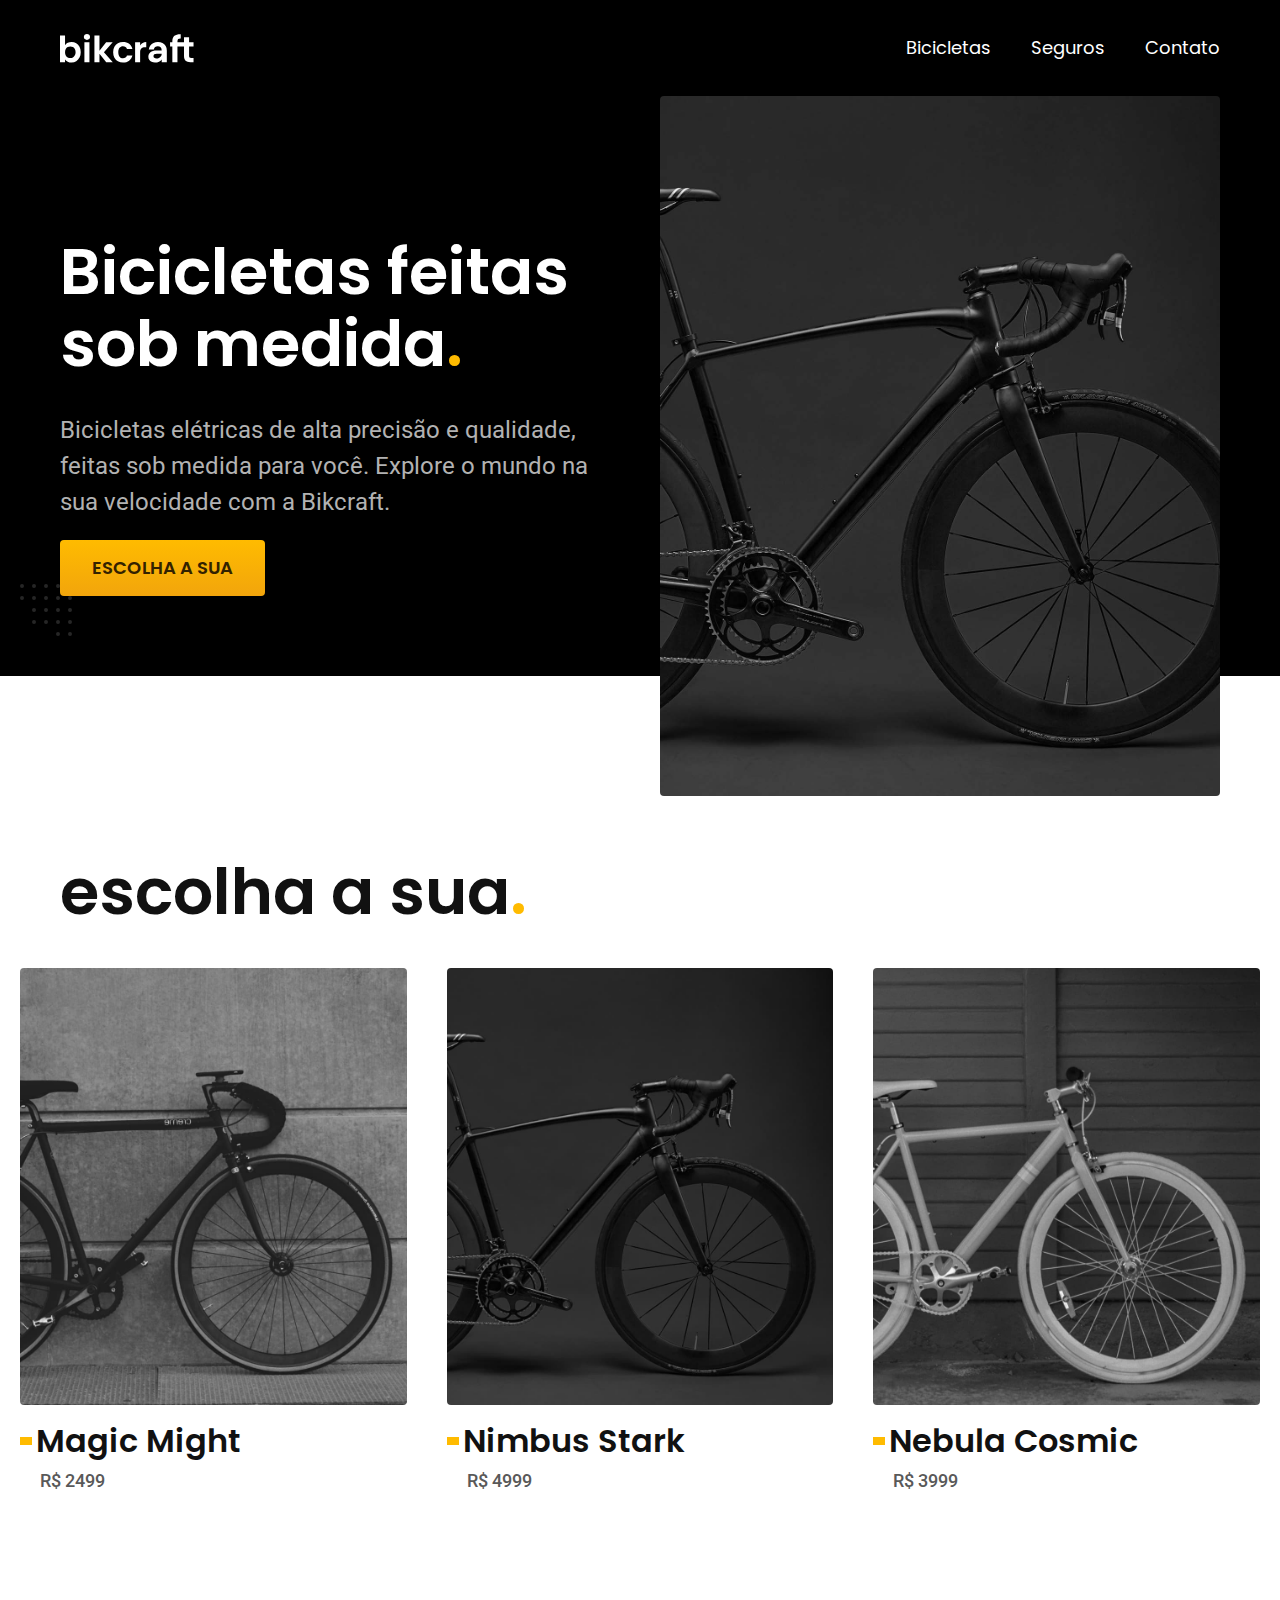
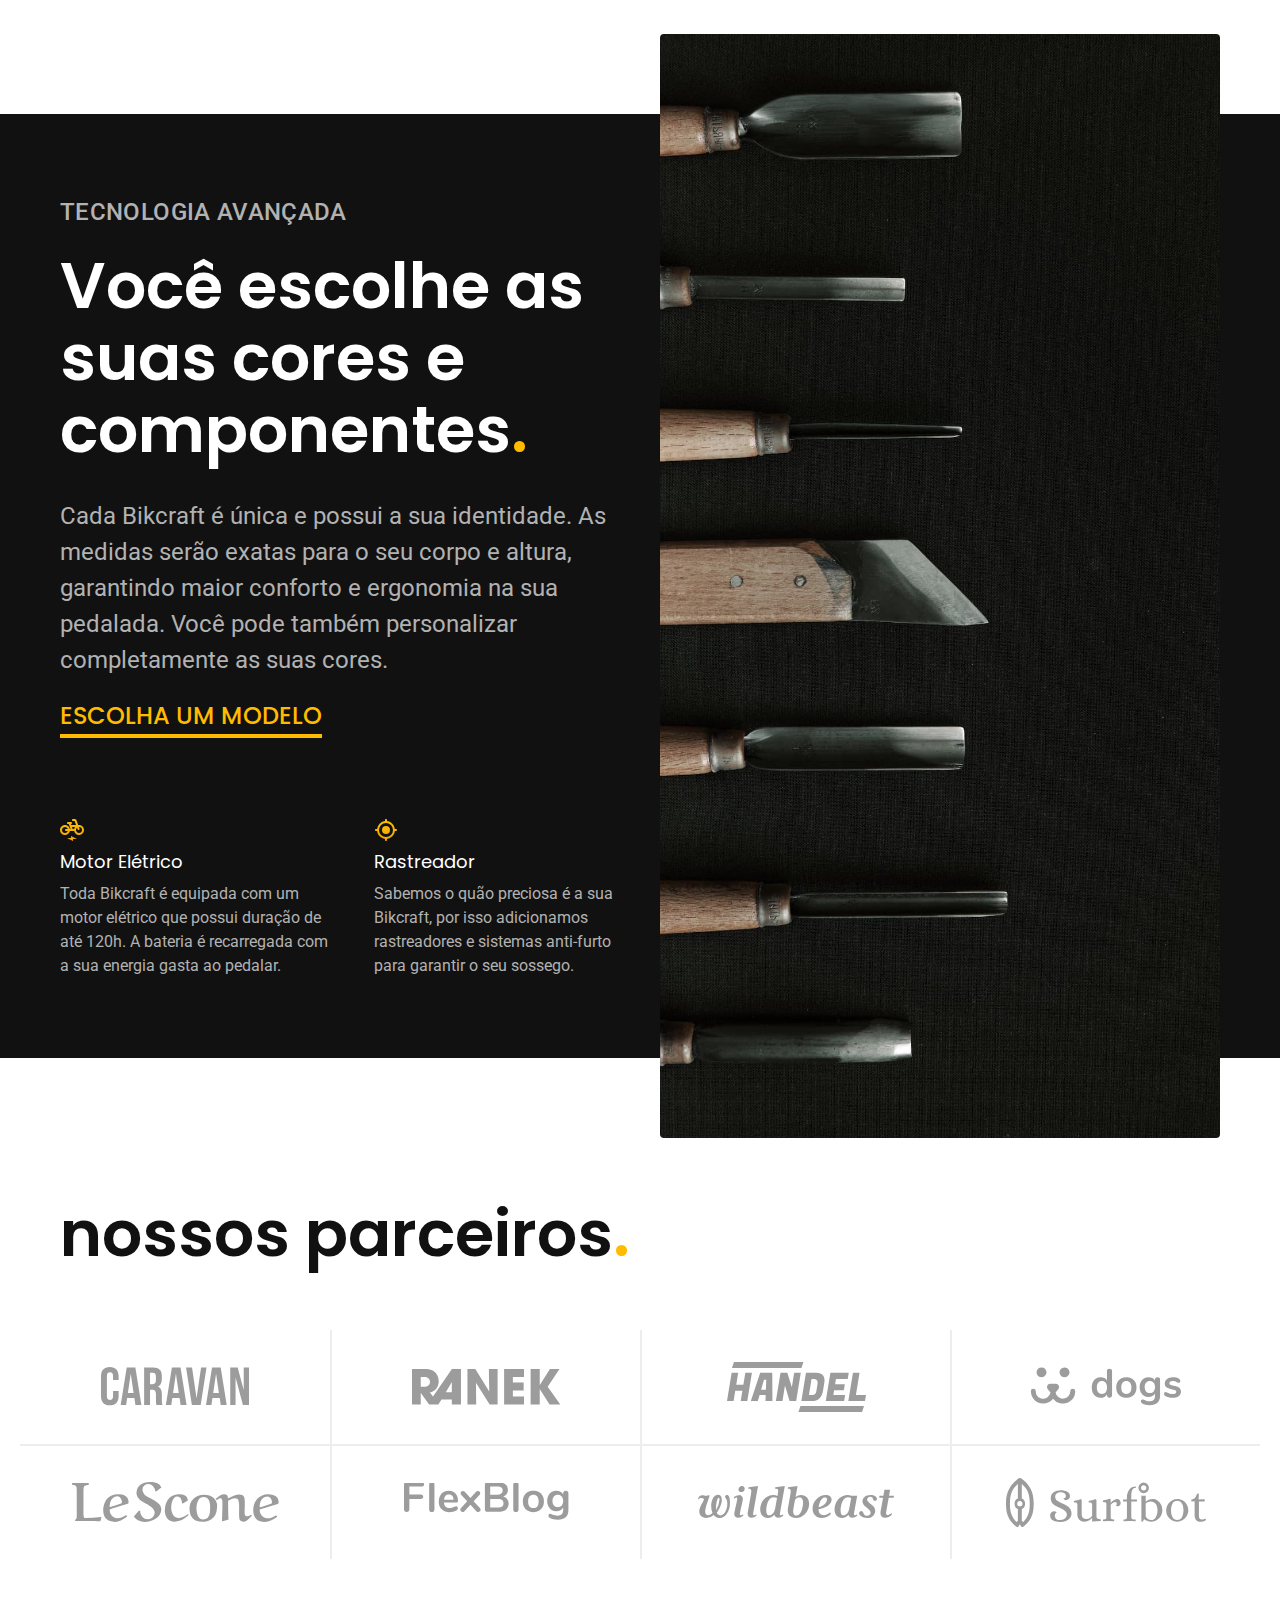
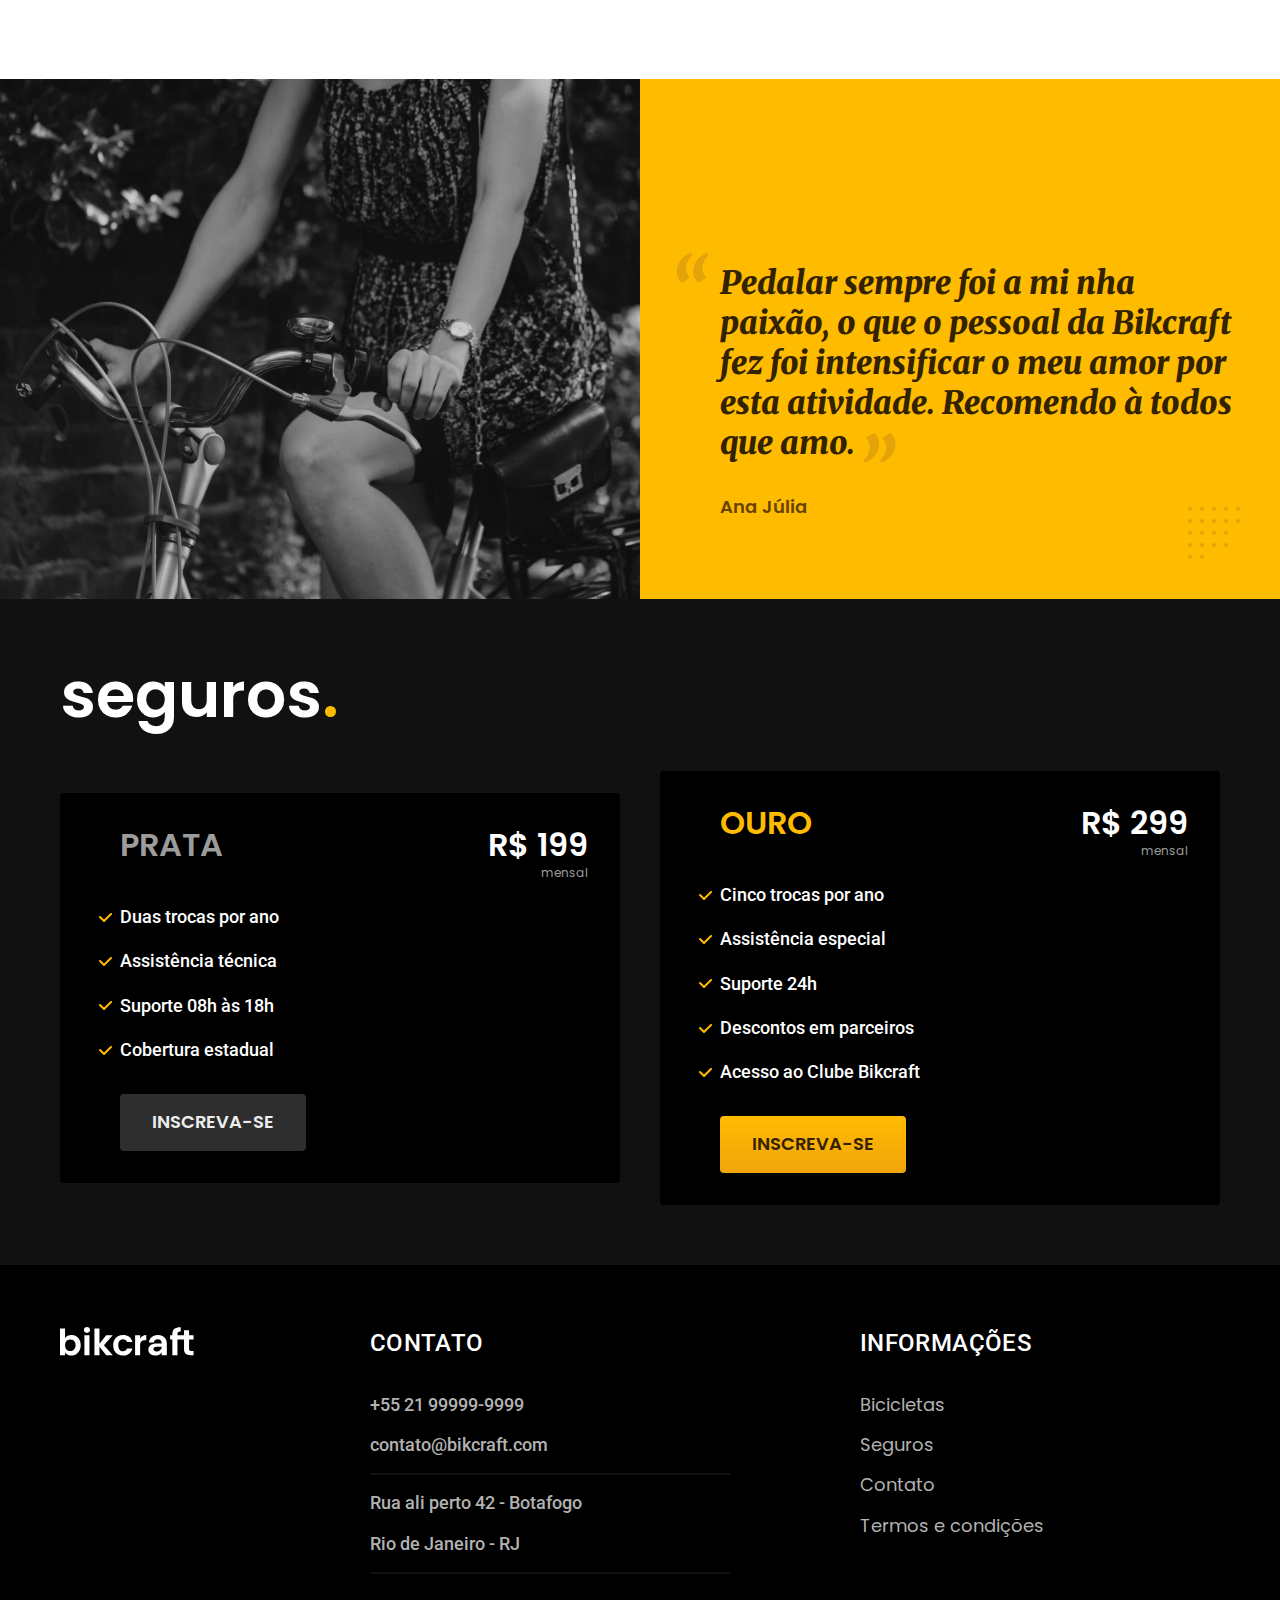
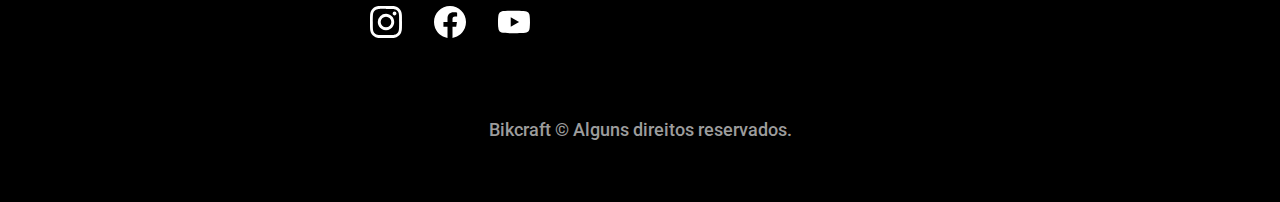
<file: index.html>
<!DOCTYPE html>

<html lang="pt-br">

<head>
  <meta charset="UTF-8">
  <meta name="viewport" content="width=device-width, initial-scale=1.0">
  <title>Bikcraft - Bicicletas Elétricas</title>
  <meta name="description" content="Bicicletas elétricas de alta precisão e qualidade, feitas sob medida para o cliente. Explore o mundo na sua velocidade com a Bikcraft.">

  <link rel="icon" href="./favicon.svg" type="image/svg+xml">
  <link rel="preload" href="./css/style.min.css" as="style">
  <link rel="stylesheet" href="./css/style.min.css">

  <link rel="preconnect" href="https://fonts.googleapis.com">
  <link rel="preconnect" href="https://fonts.gstatic.com" crossorigin>
  <link href="https://fonts.googleapis.com/css2?family=Merriweather:ital,wght@1,900&family=Poppins:wght@400;600&family=Roboto:wght@400;500&display=swap" rel="stylesheet">

  <script>document.documentElement.classList.add('js');</script>
</head>

<body>
  <header class="header-bg">
    <div class="header container">
      <a href="./"><img src="./img/bikcraft.svg" width="136" height="32" alt="Bikcraft">
      </a>

      <nav aria-label="primaria">
        <ul class="header-menu font-1-m cor-0">
          <li><a href="./bicicletas.html">Bicicletas</a></li>
          <li><a href="./seguros.html">Seguros</a></li>
          <li><a href="./contato.html">Contato</a></li>
        </ul>
      </nav>
    </div>
  </header>

  <main class="introducao-bg">
    <div class="introducao container">
      <div class="introducao-conteudo">
        <h1 class="font-1-xxl cor-0 fadeInDown" data-anime="200">Bicicletas feitas sob medida<span class="cor-p1">.</span></h1>
        <p class="font-2-l cor-5 fadeInDown" data-anime="400">Bicicletas elétricas de alta precisão e qualidade, feitas sob medida para você. Explore o mundo na sua velocidade com a Bikcraft.</p>
        <a class="botao fadeInDown" data-anime="600" href="./bicicletas.html">Escolha a sua</a>
      </div>
      <picture data-anime="800" class="fadeInDown">
        <source media="(max-width: 800px)" srcset="./img/bicicletas/nimbus.jpg">
        <img src="./img/fotos/introducao.jpg" width="1280" height="1600" alt="Bicicleta elétrica preta.">
      </picture>
    </div>
  </main>

  <article class="bicicletas-listas">
    <h2 class="container font-1-xxl">escolha a sua<span class="cor-p1">.</span></h2>

    <ul>
      <li>
        <a href="./bicicletas/magic.html">
          <img src="./img/bicicletas/magic-home.jpg" width="920" height="1040" alt="Bicicleta preta">
          <h3 class="font-1-xl">Magic Might</h3>
          <span class="font-2-m cor-8">R$ 2499</span>
        </a>
      </li>
      <li>
        <a href="./bicicletas/nimbus.html">
          <img src="./img/bicicletas/nimbus-home.jpg" width="920" height="1040" alt="Bicicleta preta">
          <h3 class="font-1-xl">Nimbus Stark</h3>
          <span class="font-2-m cor-8">R$ 4999</span>
        </a>
      </li>
      <li>
        <a href="./bicicletas/nebula.html">
          <img src="./img/bicicletas/nebula-home.jpg" width="920" height="1040" alt="Bicicleta preta">
          <h3 class="font-1-xl">Nebula Cosmic</h3>
          <span class="font-2-m cor-8">R$ 3999</span>
        </a>
      </li>
    </ul>
  </article>

  <article class="tecnologia-bg">
    <div class="tecnologia container">
      <div class="tecnologia-conteudo">
        <span class="font-2-l-b cor-5">Tecnologia Avançada</span>
        <h2 class="font-1-xxl cor-0">Você escolhe as suas cores e componentes<span class="cor-p1">.</span></h2>
        <p class="font-2-l cor-5">Cada Bikcraft é única e possui a sua identidade. As medidas serão exatas para o seu corpo e altura, garantindo maior conforto e ergonomia na sua pedalada. Você pode também personalizar completamente as suas cores.</p>
        <a class="link" href="./bicicletas.html">Escolha um modelo</a>
        <div class="tecnologia-vantagens">
          <div>
            <img src="./img/icones/eletrica.svg" width="24" height="24" alt="">
            <h3 class="font-1-m cor-0">Motor Elétrico</h3>
            <p class="font-2-s cor-5">Toda Bikcraft é equipada com um motor elétrico que possui duração de até 120h. A bateria é recarregada com a sua energia gasta ao pedalar.</p>
          </div>
          <div>
            <img src="./img/icones/rastreador.svg" width="24" height="24" alt="">
            <h3 class="font-1-m cor-0">Rastreador</h3>
            <p class="font-2-s cor-5">Sabemos o quão preciosa é a sua Bikcraft, por isso adicionamos rastreadores e sistemas anti-furto para garantir o seu sossego.</p>
          </div>
        </div>
      </div>
      <div class="tecnologia-imagem">
        <img src="./img/fotos/tecnologia.jpg" width="1200" height="1920" alt="">
      </div>
    </div>
  </article>

  <section class="parceiros" aria-label="Nossos parceiros">
    <h2 class="container font-1-xxl">nossos parceiros<span class="cor-p1">.</span></h2>

    <ul>
      <li><img src="./img/parceiros/caravan.svg" width="148" height="38" alt="caravan"></li>
      <li><img src="./img/parceiros/ranek.svg" width="149" height="36" alt="ranek"></li>
      <li><img src="./img/parceiros/handel.svg" width="139" height="50" alt="handel"></li>
      <li><img src="./img/parceiros/dogs.svg" width="152" height="39" alt="dogs"></li>
      <li><img src="./img/parceiros/lescone.svg" width="208" height="41" alt="lescone"></li>
      <li><img src="./img/parceiros/flexblog.svg" width="165" height="38" alt="flexblog"></li>
      <li><img src="./img/parceiros/wildbeast.svg" width="196" height="34" alt="wildbeast"></li>
      <li><img src="./img/parceiros/surfbot.svg" width="200" height="49" alt="surfbot"></li>
    </ul>
  </section>

  <section class="depoimento" aria-label="Depoimento">
    <div>
      <img src="./img/fotos/depoimento.jpg" width="1560" height="1360" alt="Pessoas pedalando uma bicicleta Bikcraft">
    </div>
    <div class="depoimento-conteudo">
      <blockquote class="font-1-xl cor-p5">
        <p>Pedalar sempre foi a mi nha paixão, o que o pessoal da Bikcraft fez foi intensificar o meu amor por esta atividade. Recomendo à todos que amo.</p>
      </blockquote>
      <span class="font-1-m-b cor-p4">Ana Júlia</span>
    </div>
  </section>

  <article class="seguros-bg">
    <div class="seguros container">
      <h2 class="font-1-xxl cor-0">seguros<span class="cor-p1">.</span></h2>
      <div class="seguros-item">
        <h3 class="font-1-xl cor-6">PRATA</h3>
        <span class="font-1-xl cor-0">R$ 199 <span class="font-1-xs cor-6">mensal</span></span>
        <ul class="font-2-m cor-0">
          <li>Duas trocas por ano</li>
          <li>Assistência técnica</li>
          <li>Suporte 08h às 18h</li>
          <li>Cobertura estadual</li>
        </ul>
        <a class="botao secundario" href="./orcamento.html?tipo=seguro&produto=prata">Inscreva-se</a>
      </div>
      <div class="seguros-item">
        <h3 class="font-1-xl cor-p1">OURO</h3>
        <span class="font-1-xl cor-0">R$ 299 <span class="font-1-xs cor-6">mensal</span></span>
        <ul class="font-2-m cor-0">
          <li>Cinco trocas por ano</li>
          <li>Assistência especial</li>
          <li>Suporte 24h</li>
          <li>Descontos em parceiros</li>
          <li>Acesso ao Clube Bikcraft</li>
        </ul>
        <a class="botao" href="./orcamento.html?tipo=seguro&produto=ouro">Inscreva-se</a>
      </div>
    </div>
  </article>

  <footer class="footer-bg">
    <div class="footer container">
      <img src="./img/bikcraft.svg" width="136" height="32" alt="Bikcraft">
      <div class="footer-contato">
        <h3 class="font-2-l-b cor-0">Contato</h3>
        <ul class="font-2-m cor-5">
          <li><a href="tel: +5521999999999">+55 21 99999-9999</a></li>
          <li><a href="mailto:contato@bikcraft.com">contato@bikcraft.com</a></li>
          <li>Rua ali perto 42 - Botafogo</li>
          <li>Rio de Janeiro - RJ</li>
        </ul>
        <div class="footer-redes">
          <a href="./"><img src="./img/redes/instagram.svg" width="32" height="32" alt="Instagram"></a>
          <a href="./"><img src="./img/redes/facebook.svg" width="32" height="32" alt="Facebook"></a>
          <a href="./"><img src="./img/redes/youtube.svg" width="32" height="32" alt="Youtube"></a>
        </div>
      </div>
      <div class="footer-informacoes">
        <h3 class="font-2-l-b cor-0">Informações</h3>
        <nav>
          <ul class="font-1-m cor-5">
            <li><a href="./bicicletas.html">Bicicletas</a></li>
            <li><a href="./seguros.html">Seguros</a></li>
            <li><a href="./contato.html">Contato</a></li>
            <li><a href="./termos.html">Termos e condições</a></li>
          </ul>
        </nav>
      </div>
      <p class="footer-copy font-2-m cor-6">Bikcraft © Alguns direitos reservados.</p>
    </div>
  </footer>
  <script src="./js/plugins/simple-anime.js"></script>
  <script src="./js/script.js"></script>
</body>

</html>
</file>
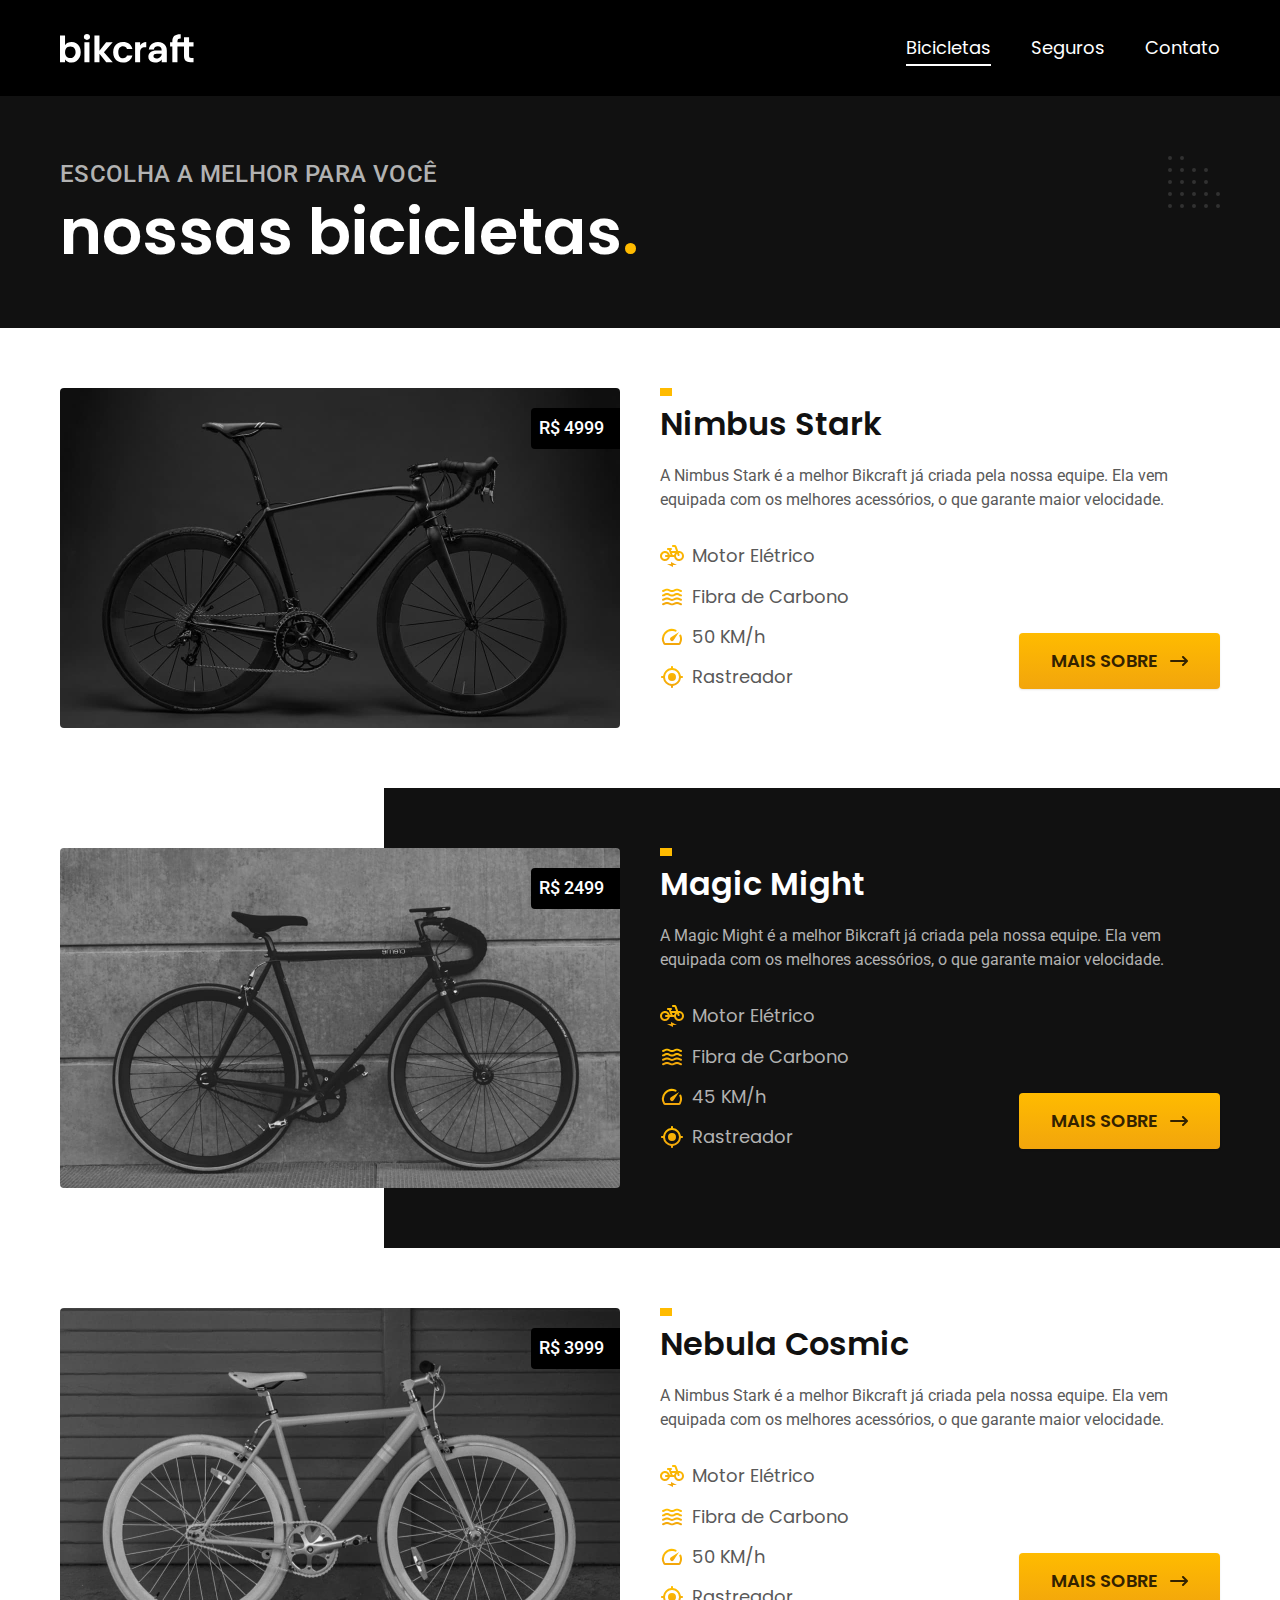
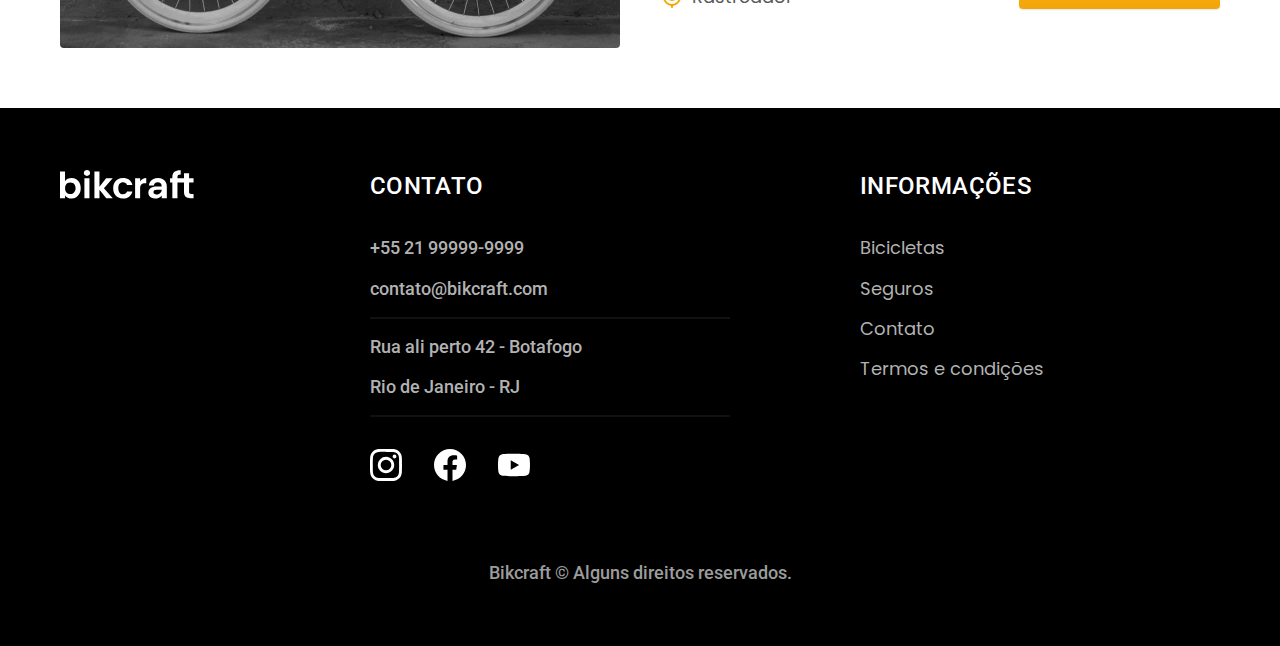
<file: bicicletas.html>
<!DOCTYPE html>

<html lang="pt-br">

<head>
  <meta charset="UTF-8">
  <meta name="viewport" content="width=device-width, initial-scale=1.0">
  <title>Bicicletas</title>
  <meta name="description" content="Bicicletas elétricas de alta precisão e qualidade, feitas sob medida para o cliente. Explore o mundo na sua velocidade com a Bikcraft.">

  <link rel="icon" href="./favicon.svg" type="image/svg+xml">
  <link rel="preload" href="./css/style.min.css" as="style">
  <link rel="stylesheet" href="./css/style.min.css">

  <link rel="preconnect" href="https://fonts.googleapis.com">
  <link rel="preconnect" href="https://fonts.gstatic.com" crossorigin>
  <link href="https://fonts.googleapis.com/css2?family=Merriweather:ital,wght@1,900&family=Poppins:wght@400;600&family=Roboto:wght@400;500&display=swap" rel="stylesheet">
  <script>document.documentElement.classList.add('js');</script>
</head>

<body id="bicicletas">
  <header class="header-bg">
    <div class="header container">
      <a href="./"><img src="./img/bikcraft.svg" width="136" height="32" alt="Bikcraft">
      </a>

      <nav aria-label="primaria">
        <ul class="header-menu font-1-m cor-0">
          <li><a href="./bicicletas.html">Bicicletas</a></li>
          <li><a href="./seguros.html">Seguros</a></li>
          <li><a href="./contato.html">Contato</a></li>
        </ul>
      </nav>
    </div>
  </header>

  <main>
    <div class="titulo-bg">
      <div class="titulo container">
        <p class="font-2-l-b cor-5">Escolha a melhor para você</p>
        <h1 class="font-1-xxl cor-0">nossas bicicletas<span class="cor-p1">.</span></h1>
      </div>
    </div>

    <div class="bicicletas container">
      <div class="bicicletas-imagem">
        <img src="./img/bicicletas/nimbus.jpg" alt="Bicicleta preta">
        <span class="font-2-m cor-0">R$ 4999</span>
      </div>
      <div class="bicicletas-conteudo">
        <h2 class="font-1-xl">Nimbus Stark</h2>
        <p class="font-2-s cor-8">A Nimbus Stark é a melhor Bikcraft já criada pela nossa equipe. Ela vem equipada com os melhores acessórios, o que garante maior velocidade.</p>
        <ul class="font-1-m cor-8">
          <li><img src="./img/icones/eletrica.svg" width="32" height="32" alt="">Motor Elétrico</li>
          <li><img src="./img/icones/carbono.svg" width="32" height="32" alt="">Fibra de Carbono</li>
          <li><img src="./img/icones/velocidade.svg" width="32" height="32" alt="">50 KM/h</li>
          <li><img src="./img/icones/rastreador.svg" width="32" height="32" alt="">Rastreador</li>
        </ul>
        <a class="botao seta" href="./bicicletas/nimbus.html">Mais Sobre</a>
      </div>
    </div>

    <div class="bicicletas-bg">
      <div class="bicicletas container">
        <div class="bicicletas-imagem">
          <img src="./img/bicicletas/magic.jpg" width="1120" height="680" alt="Bicicleta preta">
          <span class="font-2-m cor-0">R$ 2499</span>
        </div>
        <div class="bicicletas-conteudo">
          <h2 class="font-1-xl cor-0">Magic Might</h2>
          <p class="font-2-s cor-5">A Magic Might é a melhor Bikcraft já criada pela nossa equipe. Ela vem equipada com os melhores acessórios, o que garante maior velocidade.</p>
          <ul class="font-1-m cor-5">
            <li><img src="./img/icones/eletrica.svg" width="32" height="32" alt="">Motor Elétrico</li>
            <li><img src="./img/icones/carbono.svg" width="32" height="32" alt="">Fibra de Carbono</li>
            <li><img src="./img/icones/velocidade.svg" width="32" height="32" alt="">45 KM/h</li>
            <li><img src="./img/icones/rastreador.svg" width="32" height="32" alt="">Rastreador</li>
          </ul>
          <a class="botao seta" href="./bicicletas/magic.html">Mais Sobre</a>
        </div>
      </div>
    </div>

    <div class="bicicletas container">
      <div class="bicicletas-imagem">
        <img src="./img/bicicletas/nebula.jpg" alt="Bicicleta branca">
        <span class="font-2-m cor-0">R$ 3999</span>
      </div>
      <div class="bicicletas-conteudo">
        <h2 class="font-1-xl">Nebula Cosmic</h2>
        <p class="font-2-s cor-8">A Nimbus Stark é a melhor Bikcraft já criada pela nossa equipe. Ela vem equipada com os melhores acessórios, o que garante maior velocidade.</p>
        <ul class="font-1-m cor-8">
          <li><img src="./img/icones/eletrica.svg" width="32" height="32" alt="">Motor Elétrico</li>
          <li><img src="./img/icones/carbono.svg" width="32" height="32" alt="">Fibra de Carbono</li>
          <li><img src="./img/icones/velocidade.svg" width="32" height="32" alt="">50 KM/h</li>
          <li><img src="./img/icones/rastreador.svg" width="32" height="32" alt="">Rastreador</li>
        </ul>
        <a class="botao seta" href="./bicicletas/nebula.html">Mais Sobre</a>
      </div>
    </div>

  </main>

  <footer class="footer-bg">
    <div class="footer container">
      <img src="./img/bikcraft.svg" width="136" height="32" alt="Bikcraft">
      <div class="footer-contato">
        <h3 class="font-2-l-b cor-0">Contato</h3>
        <ul class="font-2-m cor-5">
          <li><a href="tel: +5521999999999">+55 21 99999-9999</a></li>
          <li><a href="mailto:contato@bikcraft.com">contato@bikcraft.com</a></li>
          <li>Rua ali perto 42 - Botafogo</li>
          <li>Rio de Janeiro - RJ</li>
        </ul>
        <div class="footer-redes">
          <a href="./"><img src="./img/redes/instagram.svg" width="32" height="32" alt="Instagram"></a>
          <a href="./"><img src="./img/redes/facebook.svg" width="32" height="32" alt="Facebook"></a>
          <a href="./"><img src="./img/redes/youtube.svg" width="32" height="32" alt="Youtube"></a>
        </div>
      </div>
      <div class="footer-informacoes">
        <h3 class="font-2-l-b cor-0">Informações</h3>
        <nav>
          <ul class="font-1-m cor-5">
            <li><a href="./bicicletas.html">Bicicletas</a></li>
            <li><a href="./seguros.html">Seguros</a></li>
            <li><a href="./contato.html">Contato</a></li>
            <li><a href="./termos.html">Termos e condições</a></li>
          </ul>
        </nav>
      </div>
      <p class="footer-copy font-2-m cor-6">Bikcraft © Alguns direitos reservados.</p>
    </div>
  </footer>
  <script src="./js/script.js"></script>
</body>

</html>
</file>
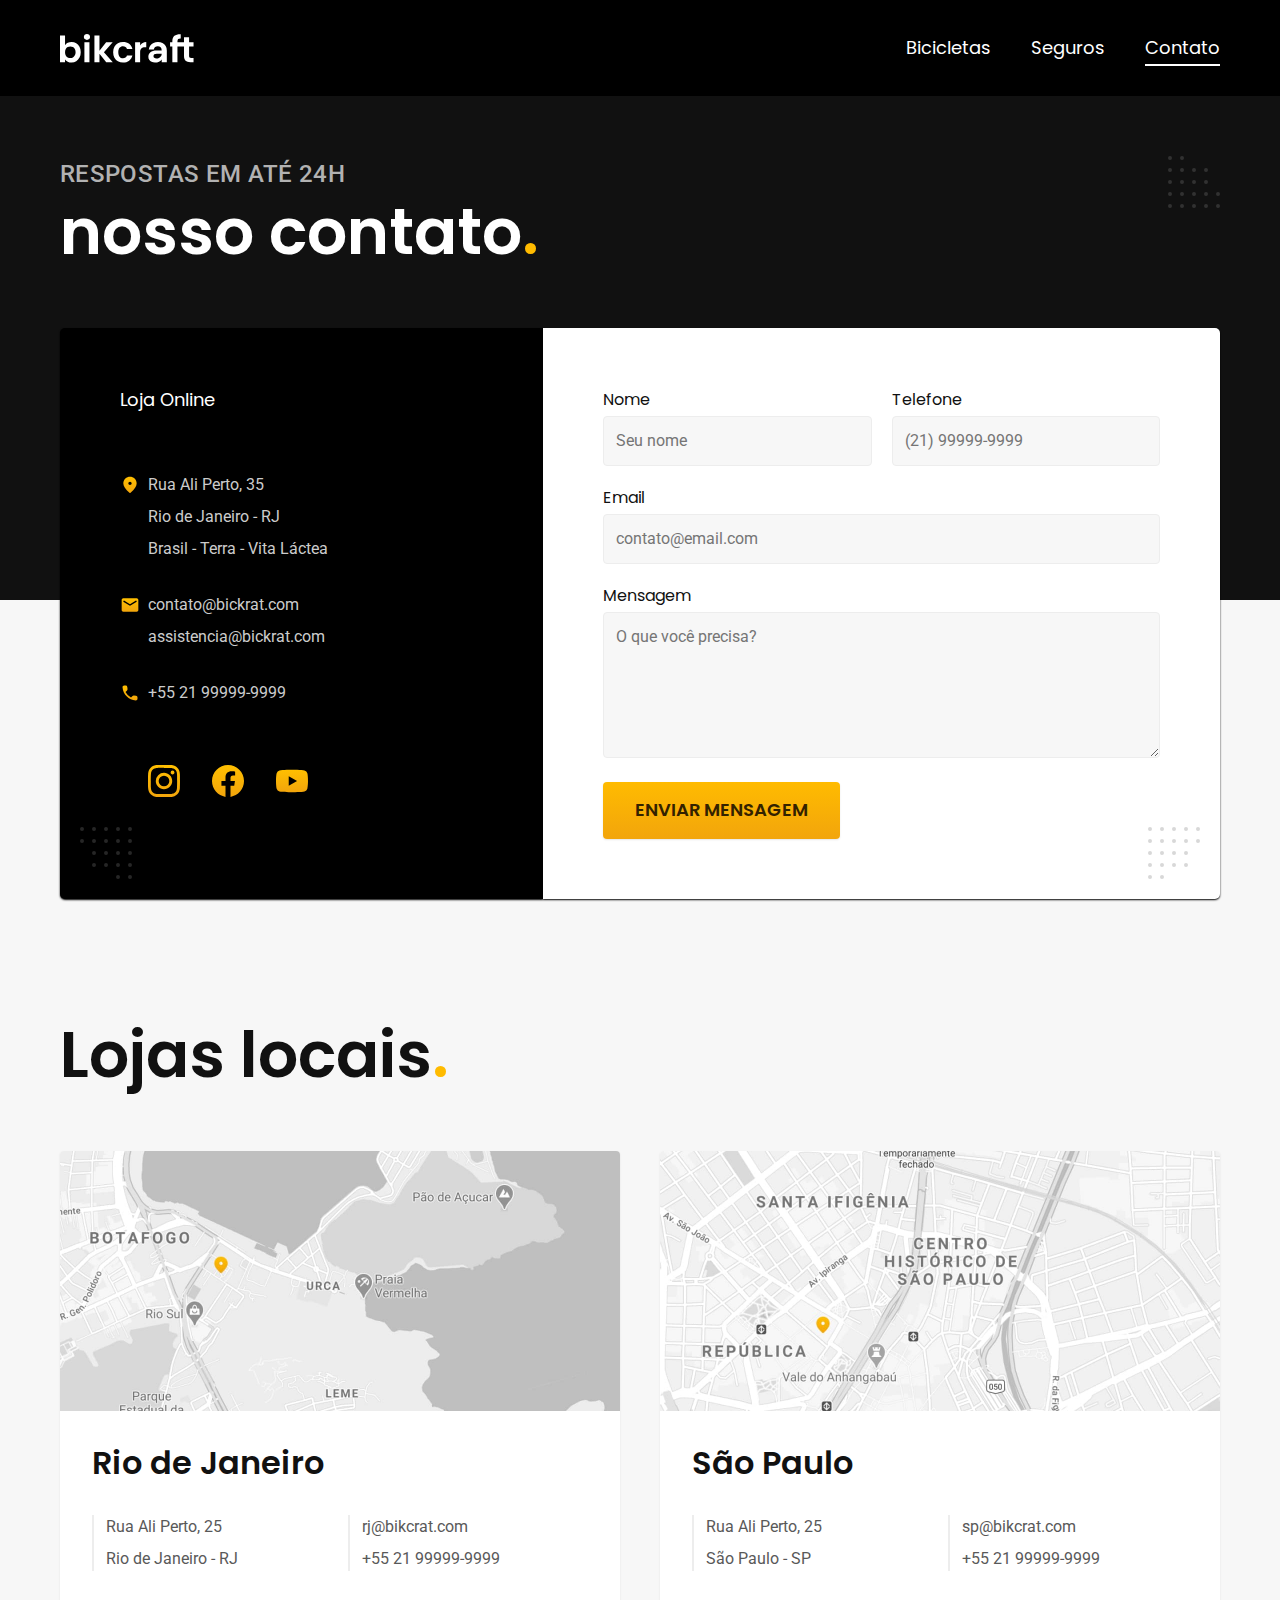
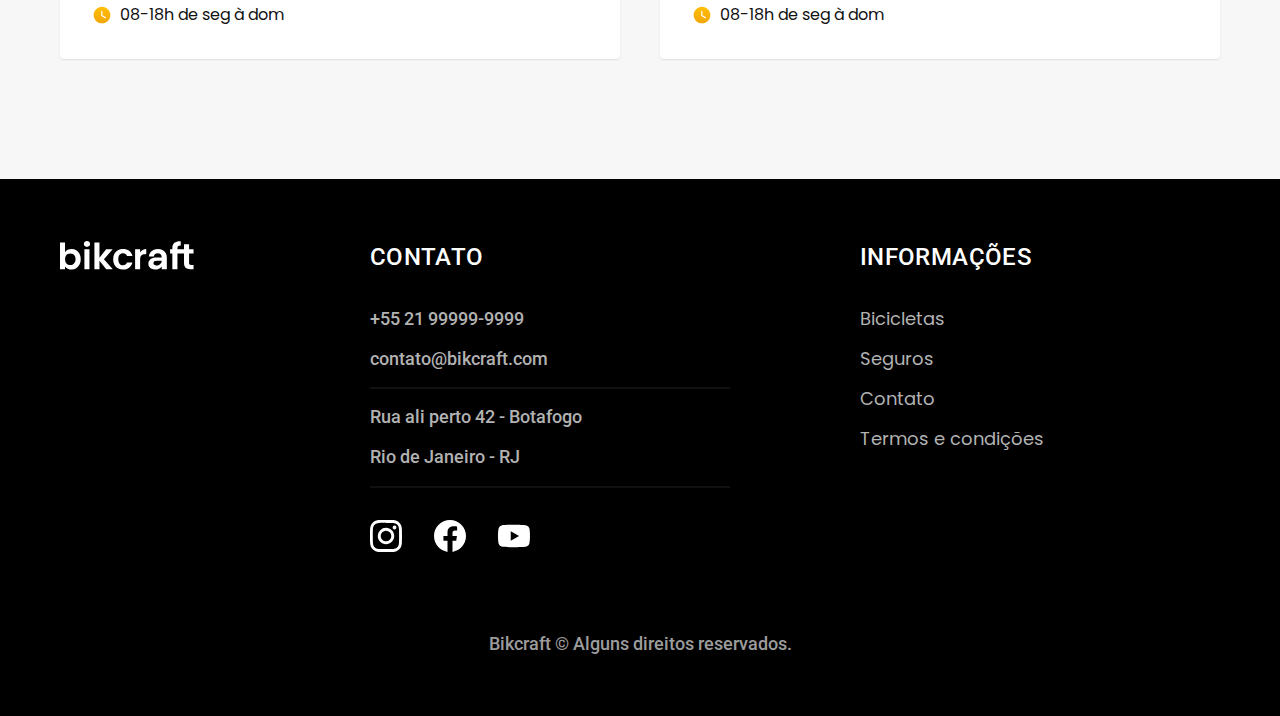
<file: contato.html>
<!DOCTYPE html>

<html lang="pt-br">

<head>
  <meta charset="UTF-8">
  <meta name="viewport" content="width=device-width, initial-scale=1.0">
  <title>Contato | Bikcraft</title>
  <meta name="description" content="Contato">

  <link rel="icon" href="./favicon.svg" type="image/svg+xml">
  <link rel="preload" href="./css/style.min.css" as="style">
  <link rel="stylesheet" href="./css/style.min.css">

  <link rel="preconnect" href="https://fonts.googleapis.com">
  <link rel="preconnect" href="https://fonts.gstatic.com" crossorigin>
  <link href="https://fonts.googleapis.com/css2?family=Merriweather:ital,wght@1,900&family=Poppins:wght@400;600&family=Roboto:wght@400;500&display=swap" rel="stylesheet">
  <script>document.documentElement.classList.add('js');</script>
</head>

<body id="contato">
  <header class="header-bg">
    <div class="header container">
      <a href="./"><img src="./img/bikcraft.svg" width="136" height="32" alt="Bikcraft">
      </a>

      <nav aria-label="primaria">
        <ul class="header-menu font-1-m cor-0">
          <li><a href="./bicicletas.html">Bicicletas</a></li>
          <li><a href="./seguros.html">Seguros</a></li>
          <li><a href="./contato.html">Contato</a></li>
        </ul>
      </nav>
    </div>
  </header>

  <main>
    <div class="titulo-bg">
      <div class="titulo container">
        <p class="font-2-l-b cor-5">Respostas em até 24h</p>
        <h1 class="font-1-xxl cor-0">nosso contato<span class="cor-p1">.</span></h1>
      </div>
    </div>

    <div class="contato container">
      <section class="contato-dados" aria-label="Endereço">
        <h2 class="font-1-m cor-0">Loja Online</h2>
        <div class="contato-endereco font-2-s cor-4">
          <p>Rua Ali Perto, 35</p>
          <p>Rio de Janeiro - RJ</p>
          <p>Brasil - Terra - Vita Láctea</p>
        </div>
        <address class="contato-meios font-2-s cor-4">
          <a href="mailto:contato@bickrat.com">contato@bickrat.com</a>
          <a href="mailto:assistencia@bickrat.com">assistencia@bickrat.com</a>
          <a href="tel: +5521999999999">+55 21 99999-9999</a>
        </address>
        <div class="contato-redes">
          <a href="./"><img src="./img/redes/instagram-p.svg" width="32" height="32" alt="Instagram"></a>
          <a href="./"><img src="./img/redes/facebook-p.svg" width="32" height="32" alt="Facebook"></a>
          <a href="./"><img src="./img/redes/youtube-p.svg" width="32" height="32" alt="Youtube"></a>
        </div>
      </section>
      <section class="contato-formulario" aria-label="Formulário">
        <form class="form" action="./contato.html">
          <div>
            <label for="nome">Nome</label>
            <input type="text" id="nome" name="nome" placeholder="Seu nome">
          </div>
          <div>
            <label for="telefone">Telefone</label>
            <input type="text" id="telefone" name="telefone" placeholder="(21) 99999-9999">
          </div>
          <div class="col-2">
            <label for="email">Email</label>
            <input type="text" id="email" name="email" placeholder="contato@email.com">
          </div>
          <div class="col-2">
            <label for="mensagem">Mensagem</label>
            <textarea rows="5" id="mensagem" name="mensagem" placeholder="O que você precisa?"></textarea>
          </div>
          <button class="botao col-2">Enviar Mensagem</button>
        </form>
      </section>
    </div>
  </main>

  <article class="lojas container">
    <h2 class="font-1-xxl">Lojas locais<span class="cor-p1">.</span></h2>
    <div class="lojas-item">
      <img src="./img/lojas/rj.jpg" width="1120" height="520" alt="mapa marcando o endereço Rua Ali Perto, 25 - Rio de Janeiro - RJ">
      <div class="lojas-conteudo">
        <h3 class="font-1-xl">Rio de Janeiro</h3>
        <div class="lojas-dados font-2-s cor-8">
          <p>Rua Ali Perto, 25</p>
          <p>Rio de Janeiro - RJ</p>
        </div>
        <div class="lojas-dados font-2-s cor-8">
          <a href="mailto:rj@bickrat.com">rj@bikcrat.com</a>
          <a href="tel: +5521999999999">+55 21 99999-9999</a>
        </div>
        <p class="lojas-tempo font-1-s"><img src="./img/icones/horario.svg" width="20" height="20" alt="">08-18h de seg à dom</p>
      </div>
    </div>

    <div class="lojas-item">
      <img src="./img/lojas/sp.jpg" width="1120" height="520" alt="mapa marcando o endereço Rua Ali Perto, 25 - São Paulo - SP">
      <div class="lojas-conteudo">
        <h3 class="font-1-xl">São Paulo</h3>
        <div class="lojas-dados font-2-s cor-8">
          <p>Rua Ali Perto, 25</p>
          <p>São Paulo - SP</p>
        </div>
        <div class="lojas-dados font-2-s cor-8">
          <a href="mailto:rj@bickrat.com">sp@bikcrat.com</a>
          <a href="tel: +5511999999999">+55 21 99999-9999</a>
        </div>
        <p class="lojas-tempo font-1-s"><img src="./img/icones/horario.svg" width="20" height="20" alt="">08-18h de seg à dom</p>
      </div>
    </div>
  </article>

  <footer class="footer-bg">
    <div class="footer container">
      <img src="./img/bikcraft.svg" width="136" height="32" alt="Bikcraft">
      <div class="footer-contato">
        <h3 class="font-2-l-b cor-0">Contato</h3>
        <ul class="font-2-m cor-5">
          <li><a href="tel: +5521999999999">+55 21 99999-9999</a></li>
          <li><a href="mailto:contato@bikcraft.com">contato@bikcraft.com</a></li>
          <li>Rua ali perto 42 - Botafogo</li>
          <li>Rio de Janeiro - RJ</li>
        </ul>
        <div class="footer-redes">
          <a href="./"><img src="./img/redes/instagram.svg" width="32" height="32" alt="Instagram"></a>
          <a href="./"><img src="./img/redes/facebook.svg" width="32" height="32" alt="Facebook"></a>
          <a href="./"><img src="./img/redes/youtube.svg" width="32" height="32" alt="Youtube"></a>
        </div>
      </div>
      <div class="footer-informacoes">
        <h3 class="font-2-l-b cor-0">Informações</h3>
        <nav>
          <ul class="font-1-m cor-5">
            <li><a href="./bicicletas.html">Bicicletas</a></li>
            <li><a href="./seguros.html">Seguros</a></li>
            <li><a href="./contato.html">Contato</a></li>
            <li><a href="./termos.html">Termos e condições</a></li>
          </ul>
        </nav>
      </div>
      <p class="footer-copy font-2-m cor-6">Bikcraft © Alguns direitos reservados.</p>
    </div>
  </footer>
  <script src="./js/script.js"></script>
</body>

</html>
</file>
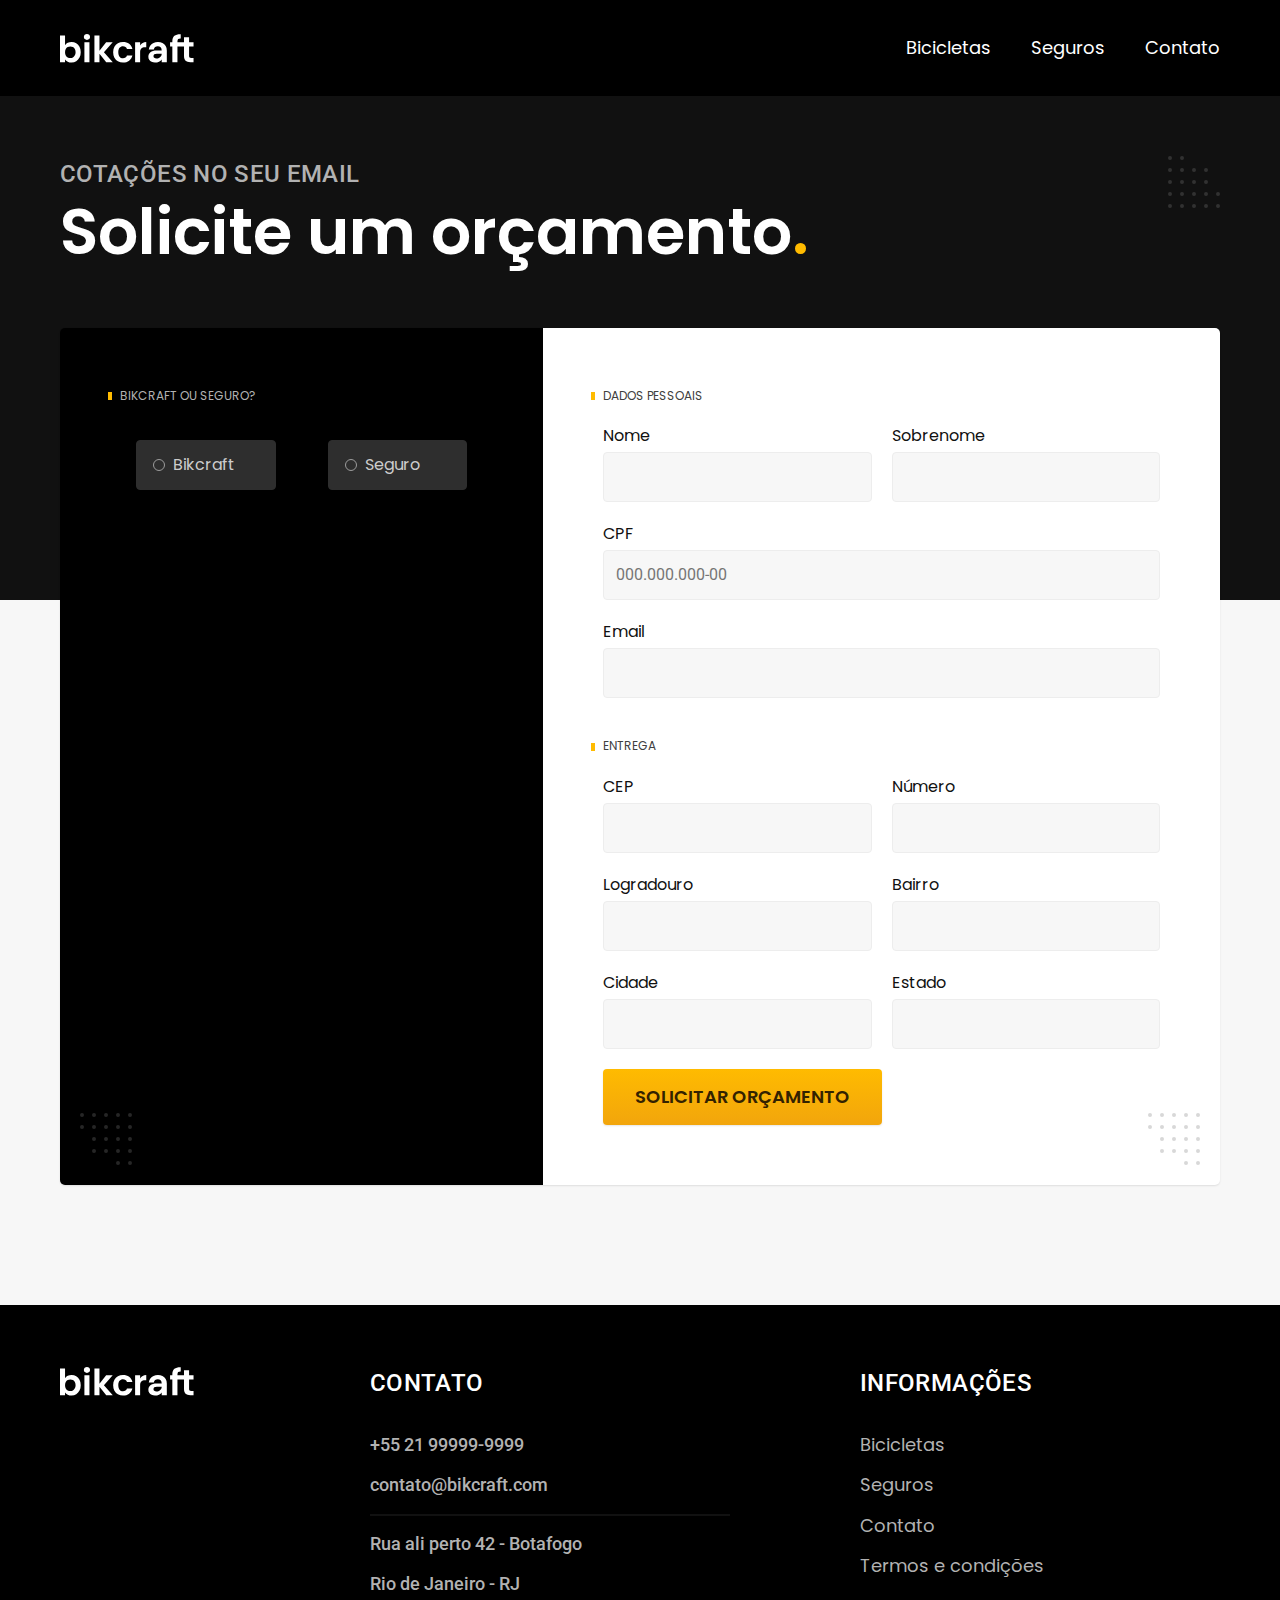
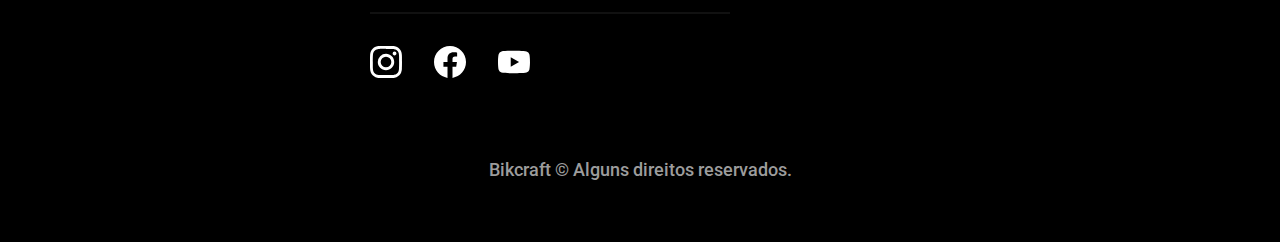
<file: orcamento.html>
<!DOCTYPE html>

<html lang="pt-br">

<head>
  <meta charset="UTF-8">
  <meta name="viewport" content="width=device-width, initial-scale=1.0">
  <title>Orçamento | Bikcraft</title>
  <meta name="description" content="Bicicletas elétricas de alta precisão e qualidade, feitas sob medida para o cliente. Explore o mundo na sua velocidade com a Bikcraft.">

  <link rel="icon" href="./favicon.svg" type="image/svg+xml">
  <link rel="preload" href="./css/style.min.css" as="style">
  <link rel="stylesheet" href="./css/style.min.css">

  <link rel="preconnect" href="https://fonts.googleapis.com">
  <link rel="preconnect" href="https://fonts.gstatic.com" crossorigin>
  <link href="https://fonts.googleapis.com/css2?family=Merriweather:ital,wght@1,900&family=Poppins:wght@400;600&family=Roboto:wght@400;500&display=swap" rel="stylesheet">
  <script>document.documentElement.classList.add('js');</script>
</head>

<body id="orcamento">
  <header class="header-bg">
    <div class="header container">
      <a href="./"><img src="./img/bikcraft.svg" width="136" height="32" alt="Bikcraft">
      </a>

      <nav aria-label="primaria">
        <ul class="header-menu font-1-m cor-0">
          <li><a href="./bicicletas.html">Bicicletas</a></li>
          <li><a href="./seguros.html">Seguros</a></li>
          <li><a href="./contato.html">Contato</a></li>
        </ul>
      </nav>
    </div>
  </header>

  <main>
    <div class="titulo-bg">
      <div class="titulo container">
        <p class="font-2-l-b cor-5">Cotações no seu email</p>
        <h1 class="font-1-xxl cor-0">Solicite um orçamento<span class="cor-p1">.</span></h1>
      </div>
    </div>

    <form class="orcamento container" action="./">
      <div class="orcamento-produto">
        <h2 class="font-1-xs cor-5">Bikcraft ou Seguro?</h2>

        <input type="radio" name="tipo" value="bikcraft" id="bikcraft">
        <label for="bikcraft">Bikcraft</label>

        <input type="radio" name="tipo" value="seguro" id="seguro">
        <label for="seguro">Seguro</label>

        <div class="orcamento-conteudo" id="orcamento-bikcraft">
          <h2 class="font-1-xs cor-5">Escolha a sua</h2>

          <input type="radio" name="produto" value="nimbus" id="nimbus">
          <label for="nimbus">Nimbus Strak <span>R$ 4999</span></label>
          <div class="orcamento-detalhes">
            <ul class="font-1-xs cor-8">
              <li><img src="./img/icones/eletrica.svg" width="32" height="32" alt="">Motor Elétrico</li>
              <li><img src="./img/icones/carbono.svg" width="32" height="32" alt="">Fibra de Carbono</li>
              <li><img src="./img/icones/velocidade.svg" width="32" height="32" alt="">50 km/h</li>
              <li><img src="./img/icones/rastreador.svg" width="32" height="32" alt="">Rastreador</li>
            </ul>
            <img src="./img/bicicletas/nimbus.jpg" alt="Bicicleta preta">
          </div>

          <input type="radio" name="produto" value="magic" id="magic">
          <label for="magic">Magic Might <span>R$ 2999</span></label>
          <div class="orcamento-detalhes">
            <ul class="font-1-xs cor-8">
              <li><img src="./img/icones/eletrica.svg" width="32" height="32" alt="">Motor Elétrico</li>
              <li><img src="./img/icones/carbono.svg" width="32" height="32" alt="">Fibra de Carbono</li>
              <li><img src="./img/icones/velocidade.svg" width="32" height="32" alt="">45 km/h</li>
              <li><img src="./img/icones/rastreador.svg" width="32" height="32" alt="">Rastreador</li>
            </ul>
            <img src="./img/bicicletas/magic.jpg" width="1120" height="680" alt="Bicicleta preta">
          </div>

          <input type="radio" name="produto" value="nebula" id="nebula">
          <label for="nebula">Nebula Cosmic <span>R$ 3999</span></label>
          <div class="orcamento-detalhes">
            <ul class="font-1-xs cor-8">
              <li><img src="./img/icones/eletrica.svg" width="32" height="32" alt="">Motor Elétrico</li>
              <li><img src="./img/icones/carbono.svg" width="32" height="32" alt="">Fibra de Carbono</li>
              <li><img src="./img/icones/velocidade.svg" width="32" height="32" alt="">40 km/h</li>
              <li><img src="./img/icones/rastreador.svg" width="32" height="32" alt="">Rastreador</li>
            </ul>
            <img src="./img/bicicletas/nebula.jpg" width="1120" height="680" alt="Bicicleta branca">
          </div>
        </div>

        <div class="orcamento-conteudo" id="orcamento-seguro">
          <h2 class="font-1-xs cor-5">Escolha o plano</h2>

          <input type="radio" name="produto" value="prata" id="prata">
          <label for="prata">Prata <span>R$ 199</span></label>

          <input type="radio" name="produto" value="ouro" id="ouro">
          <label for="ouro">Ouro <span>R$ 299</span></label>
        </div>

      </div>
      <div class="orcamento-dados form">
        <h2 class="font-1-xs cor-9 col-2">dados pessoais</h2>
        <div>
          <label for="nome">Nome</label>
          <input type="text" id="nome" name="nome">
        </div>
        <div>
          <label for="sobrenome">Sobrenome</label>
          <input type="text" id="sobrenome" name="sobrenome">
        </div>
        <div class="col-2">
          <label for="cpf">CPF</label>
          <input type="text" id="cpf" name="cpf" placeholder="000.000.000-00">
        </div>
        <div class="col-2">
          <label for="email">Email</label>
          <input type="email" id="email" name="email">
        </div>
        <h2 class="font-1-xs cor-9 col-2">entrega</h2>
        <div>
          <label for="cep">CEP</label>
          <input type="text" id="cep" name="cep">
        </div>
        <div>
          <label for="numero">Número</label>
          <input type="text" id="numero" name="numero">
        </div>
        <div>
          <label for="logradouro">Logradouro</label>
          <input type="text" id="logradouro" name="logradouro">
        </div>
        <div>
          <label for="bairro">Bairro</label>
          <input type="text" id="bairro" name="bairro">
        </div>
        <div>
          <label for="cidade">Cidade</label>
          <input type="text" id="cidade" name="cidade">
        </div>
        <div>
          <label for="estado">Estado</label>
          <input type="text" id="estado" name="estado">
        </div>
        <button class="botao col-2">Solicitar Orçamento</button>
      </div>
    </form>
  </main>

  <footer class="footer-bg">
    <div class="footer container">
      <img src="./img/bikcraft.svg" width="136" height="32" alt="Bikcraft">
      <div class="footer-contato">
        <h3 class="font-2-l-b cor-0">Contato</h3>
        <ul class="font-2-m cor-5">
          <li><a href="tel: +5521999999999">+55 21 99999-9999</a></li>
          <li><a href="mailto:contato@bikcraft.com">contato@bikcraft.com</a></li>
          <li>Rua ali perto 42 - Botafogo</li>
          <li>Rio de Janeiro - RJ</li>
        </ul>
        <div class="footer-redes">
          <a href="./"><img src="./img/redes/instagram.svg" width="32" height="32" alt="Instagram"></a>
          <a href="./"><img src="./img/redes/facebook.svg" width="32" height="32" alt="Facebook"></a>
          <a href="./"><img src="./img/redes/youtube.svg" width="32" height="32" alt="Youtube"></a>
        </div>
      </div>
      <div class="footer-informacoes">
        <h3 class="font-2-l-b cor-0">Informações</h3>
        <nav>
          <ul class="font-1-m cor-5">
            <li><a href="./bicicletas.html">Bicicletas</a></li>
            <li><a href="./seguros.html">Seguros</a></li>
            <li><a href="./contato.html">Contato</a></li>
            <li><a href="./termos.html">Termos e condições</a></li>
          </ul>
        </nav>
      </div>
      <p class="footer-copy font-2-m cor-6">Bikcraft © Alguns direitos reservados.</p>
    </div>
  </footer>
  <script src="./js/script.js"></script>
</body>

</html>
</file>
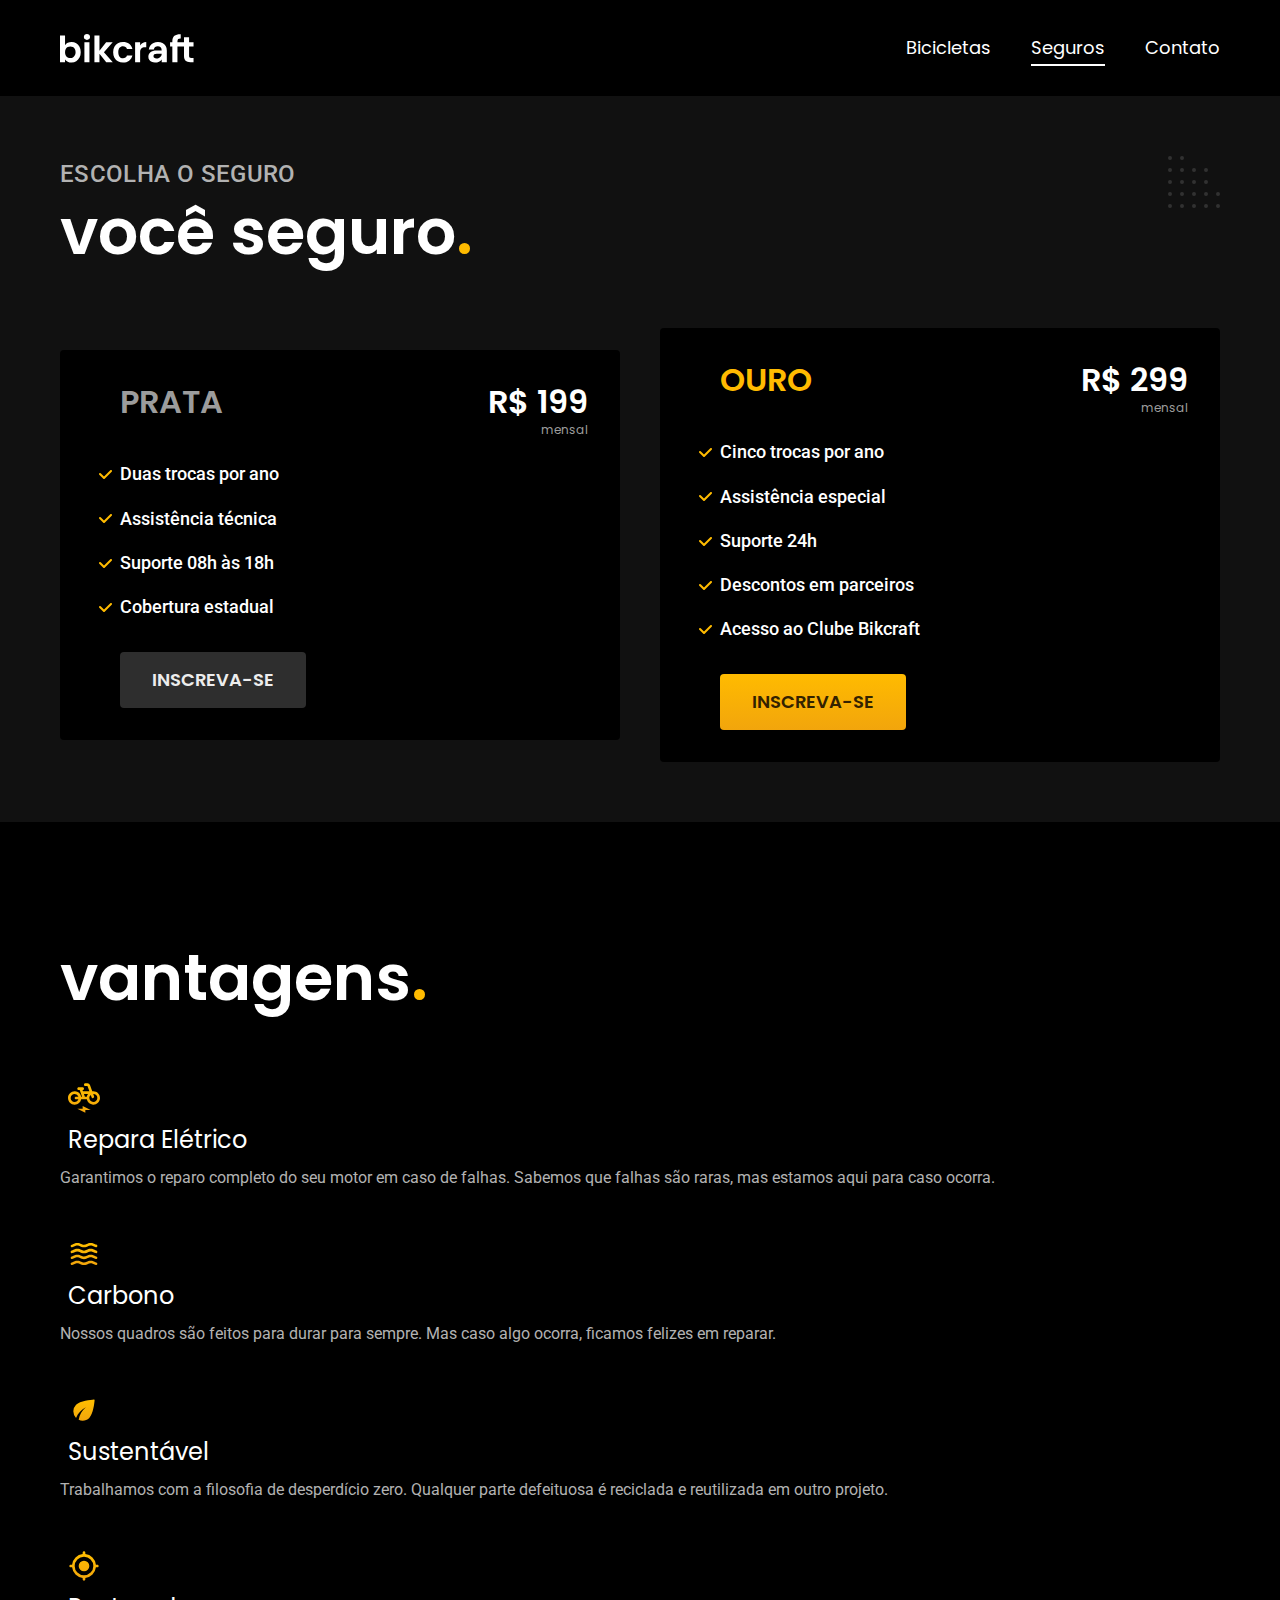
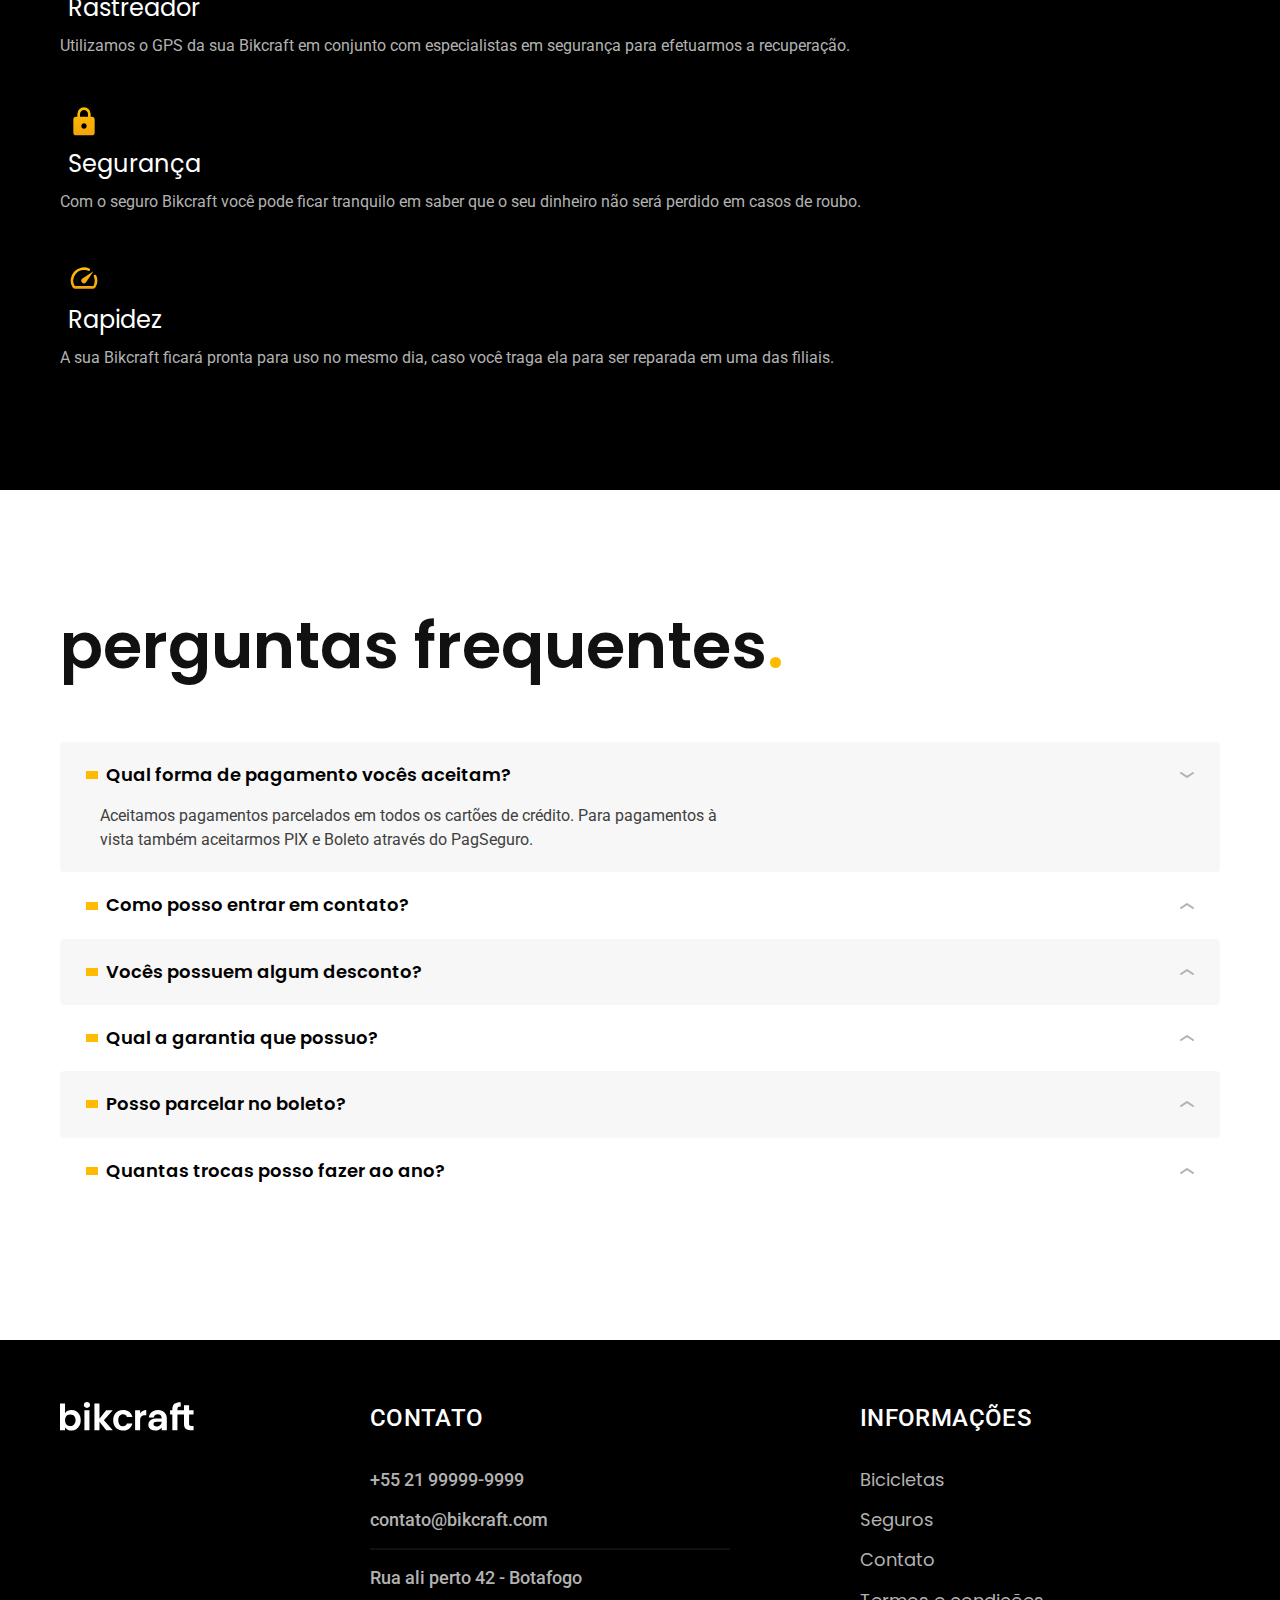
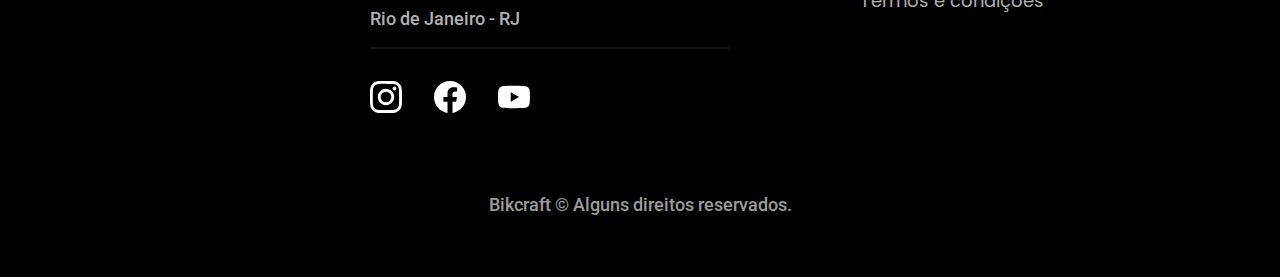
<file: seguros.html>
<!DOCTYPE html>

<html lang="pt-br">

<head>
  <meta charset="UTF-8">
  <meta name="viewport" content="width=device-width, initial-scale=1.0">
  <title>Seguros | Bikcraft</title>
  <meta name="description" content="Bicicletas elétricas de alta precisão e qualidade, feitas sob medida para o cliente. Explore o mundo na sua velocidade com a Bikcraft.">

  <link rel="icon" href="./favicon.svg" type="image/svg+xml">
  <link rel="preload" href="./css/style.min.css" as="style">
  <link rel="stylesheet" href="./css/style.min.css">

  <link rel="preconnect" href="https://fonts.googleapis.com">
  <link rel="preconnect" href="https://fonts.gstatic.com" crossorigin>
  <link href="https://fonts.googleapis.com/css2?family=Merriweather:ital,wght@1,900&family=Poppins:wght@400;600&family=Roboto:wght@400;500&display=swap" rel="stylesheet">
  <script>document.documentElement.classList.add('js');</script>
</head>

<body id="seguros">
  <header class="header-bg">
    <div class="header container">
      <a href="./"><img src="./img/bikcraft.svg" width="136" height="32" alt="Bikcraft">
      </a>

      <nav aria-label="primaria">
        <ul class="header-menu font-1-m cor-0">
          <li><a href="./bicicletas.html">Bicicletas</a></li>
          <li><a href="./seguros.html">Seguros</a></li>
          <li><a href="./contato.html">Contato</a></li>
        </ul>
      </nav>
    </div>
  </header>

  <main class="seguros-bg">
    <div class="titulo-bg">
      <div class="titulo container">
        <p class="font-2-l-b cor-5">Escolha o Seguro</p>
        <h1 class="font-1-xxl cor-0">você seguro<span class="cor-p1">.</span></h1>
      </div>
    </div>

    <div class="seguros container">
      <div class="seguros-item fadeInLeft" data-anime="200">
        <h3 class="font-1-xl cor-6">PRATA</h3>
        <span class="font-1-xl cor-0">R$ 199 <span class="font-1-xs cor-6">mensal</span></span>
        <ul class="font-2-m cor-0">
          <li>Duas trocas por ano</li>
          <li>Assistência técnica</li>
          <li>Suporte 08h às 18h</li>
          <li>Cobertura estadual</li>
        </ul>
        <a class="botao secundario" href="./orcamento.html?tipo=seguro&produto=prata">Inscreva-se</a>
      </div>
      <div class="seguros-item fadeInRight" data-anime="200">
        <h3 class="font-1-xl cor-p1">OURO</h3>
        <span class="font-1-xl cor-0">R$ 299 <span class="font-1-xs cor-6">mensal</span></span>
        <ul class="font-2-m cor-0">
          <li>Cinco trocas por ano</li>
          <li>Assistência especial</li>
          <li>Suporte 24h</li>
          <li>Descontos em parceiros</li>
          <li>Acesso ao Clube Bikcraft</li>
        </ul>
        <a class="botao" href="./orcamento.html?tipo=seguro&produto=ouro">Inscreva-se</a>
      </div>
    </div>
  </main>

  <article class="vantagens-bg">
    <div class="vantagens container">
      <h2 class="font-1-xxl cor-0">vantagens<span class="cor-p1">.</span></h2>
      <ul>
        <li><img src="./img/icones/eletrica.svg" width="32" height="32" alt="">
          <h3 class="font-1-l cor-0">Repara Elétrico</h3>
          <p class="font-2-s cor-5">Garantimos o reparo completo do seu motor em caso de falhas. Sabemos que falhas são raras, mas estamos aqui para caso ocorra.</p>
        </li>
        <li><img src="./img/icones/carbono.svg" width="32" height="32" alt="">
          <h3 class="font-1-l cor-0">Carbono</h3>
          <p class="font-2-s cor-5">Nossos quadros são feitos para durar para sempre. Mas caso algo ocorra, ficamos felizes em reparar.</p>
        </li>
        <li><img src="./img/icones/sustentavel.svg" width="32" height="32" alt="">
          <h3 class="font-1-l cor-0">Sustentável</h3>
          <p class="font-2-s cor-5">Trabalhamos com a filosofia de desperdício zero. Qualquer parte defeituosa é reciclada e reutilizada em outro projeto.</p>
        </li>
        <li><img src="./img/icones/rastreador.svg" width="32" height="32" alt="">
          <h3 class="font-1-l cor-0">Rastreador</h3>
          <p class="font-2-s cor-5">Utilizamos o GPS da sua Bikcraft em conjunto com especialistas em segurança para efetuarmos a recuperação.</p>
        <li><img src="./img/icones/seguro.svg" width="32" height="32" alt="">
          <h3 class="font-1-l cor-0">Segurança</h3>
          <p class="font-2-s cor-5">Com o seguro Bikcraft você pode ficar tranquilo em saber que o seu dinheiro não será perdido em casos de roubo.</p>
        </li>
        </li>
        <li><img src="./img/icones/velocidade.svg" width="32" height="32" alt="">
          <h3 class="font-1-l cor-0">Rapidez</h3>
          <p class="font-2-s cor-5">A sua Bikcraft ficará pronta para uso no mesmo dia, caso você traga ela para ser reparada em uma das filiais.</p>
        </li>
      </ul>
    </div>
  </article>

  <article class="perguntas container">
    <h2 class="font-1-xxl">perguntas frequentes<span class="cor-p1">.</span></h2>

    <dl>
      <div>
        <dt><button class="font-1-m-b" aria-controls="pergunta1" aria-expanded="true">Qual forma de pagamento vocês aceitam?</button></dt>
        <dd id="pergunta1" class="font-2-s cor-9 ativa">Aceitamos pagamentos parcelados em todos os cartões de crédito. Para pagamentos à vista também aceitarmos PIX e Boleto através do PagSeguro.</dd>
      </div>
      <div>
        <dt><button class="font-1-m-b" aria-controls="pergunta2" aria-expanded="false">Como posso entrar em contato?</button></dt>
        <dd id="pergunta2" class="font-2-s cor-9">Aceitamos pagamentos parcelados em todos os cartões de crédito. Para pagamentos à vista também aceitarmos PIX e Boleto através do PagSeguro.</dd>
      </div>
      <div>
        <dt><button class="font-1-m-b" aria-controls="pergunta3" aria-expanded="false">Vocês possuem algum desconto?</button></dt>
        <dd id="pergunta3" class="font-2-s cor-9">Aceitamos pagamentos parcelados em todos os cartões de crédito. Para pagamentos à vista também aceitarmos PIX e Boleto através do PagSeguro.</dd>
      </div>
      <div>
        <dt><button class="font-1-m-b" aria-controls="pergunta4" aria-expanded="false">Qual a garantia que possuo?</button></dt>
        <dd id="pergunta4" class="font-2-s cor-9">Aceitamos pagamentos parcelados em todos os cartões de crédito. Para pagamentos à vista também aceitarmos PIX e Boleto através do PagSeguro.</dd>
      </div>
      <div>
        <dt><button class="font-1-m-b" aria-controls="pergunta5" aria-expanded="false">Posso parcelar no boleto?</button></dt>
        <dd id="pergunta5" class="font-2-s cor-9">Aceitamos pagamentos parcelados em todos os cartões de crédito. Para pagamentos à vista também aceitarmos PIX e Boleto através do PagSeguro.</dd>
      </div>
      <div>
        <dt><button class="font-1-m-b" aria-controls="pergunta6" aria-expanded="false">Quantas trocas posso fazer ao ano?</button></dt>
        <dd id="pergunta6" class="font-2-s cor-9">Aceitamos pagamentos parcelados em todos os cartões de crédito. Para pagamentos à vista também aceitarmos PIX e Boleto através do PagSeguro.</dd>
      </div>
    </dl>
  </article>

  <footer class="footer-bg">
    <div class="footer container">
      <img src="./img/bikcraft.svg" width="136" height="32" alt="Bikcraft">
      <div class="footer-contato">
        <h3 class="font-2-l-b cor-0">Contato</h3>
        <ul class="font-2-m cor-5">
          <li><a href="tel: +5521999999999">+55 21 99999-9999</a></li>
          <li><a href="mailto:contato@bikcraft.com">contato@bikcraft.com</a></li>
          <li>Rua ali perto 42 - Botafogo</li>
          <li>Rio de Janeiro - RJ</li>
        </ul>
        <div class="footer-redes">
          <a href="./"><img src="./img/redes/instagram.svg" width="32" height="32" alt="Instagram"></a>
          <a href="./"><img src="./img/redes/facebook.svg" width="32" height="32" alt="Facebook"></a>
          <a href="./"><img src="./img/redes/youtube.svg" width="32" height="32" alt="Youtube"></a>
        </div>
      </div>
      <div class="footer-informacoes">
        <h3 class="font-2-l-b cor-0">Informações</h3>
        <nav>
          <ul class="font-1-m cor-5">
            <li><a href="./bicicletas.html">Bicicletas</a></li>
            <li><a href="./seguros.html">Seguros</a></li>
            <li><a href="./contato.html">Contato</a></li>
            <li><a href="./termos.html">Termos e condições</a></li>
          </ul>
        </nav>
      </div>
      <p class="footer-copy font-2-m cor-6">Bikcraft © Alguns direitos reservados.</p>
    </div>
  </footer>
  <script src="./js/plugins/simple-anime.js"></script>
  <script src="./js/script.js"></script>
</body>

</html>
</file>
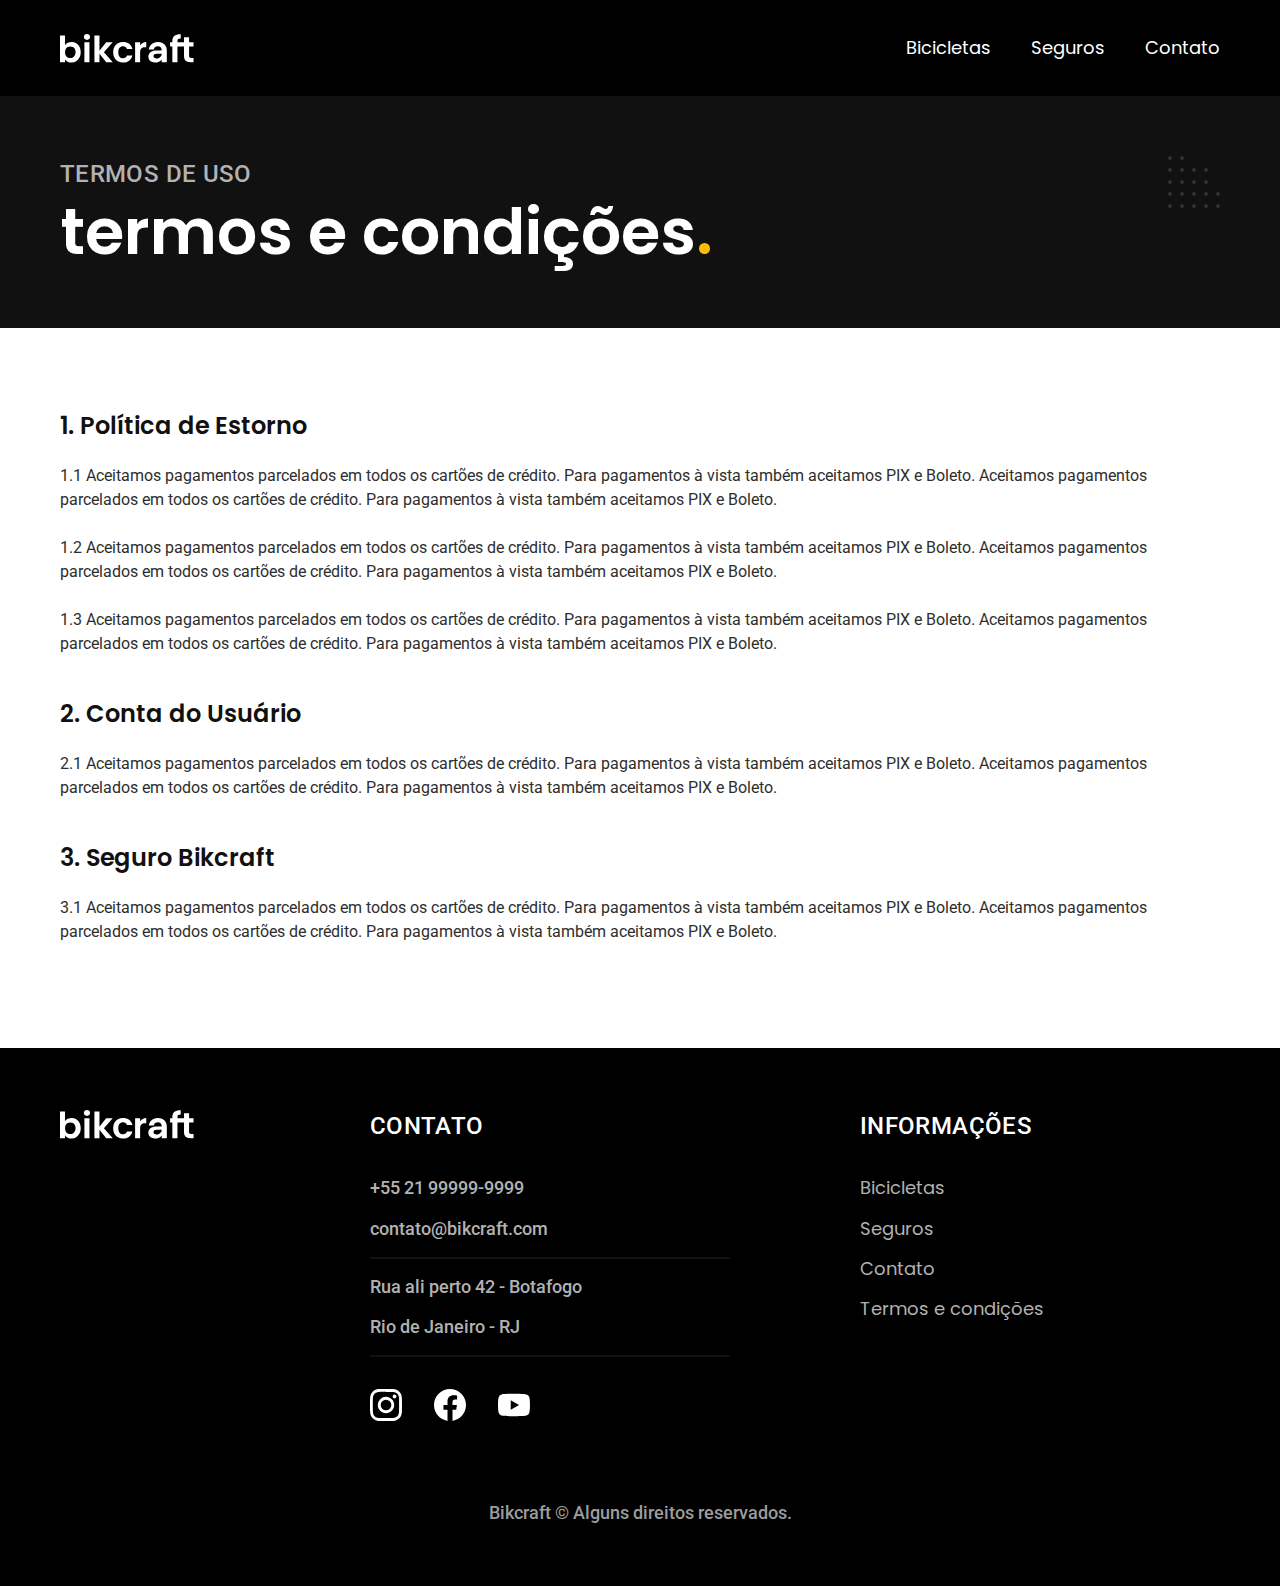
<file: termos.html>
<!DOCTYPE html>

<html lang="pt-br">

<head>
  <meta charset="UTF-8">
  <meta name="viewport" content="width=device-width, initial-scale=1.0">
  <title>Bikcraft - Bicicletas Elétricas</title>
  <meta name="description" content="Bicicletas elétricas de alta precisão e qualidade, feitas sob medida para o cliente. Explore o mundo na sua velocidade com a Bikcraft.">

  <link rel="icon" href="./favicon.svg" type="image/svg+xml">
  <link rel="preload" href="./css/style.min.css" as="style">
  <link rel="stylesheet" href="./css/style.min.css">

  <link rel="preconnect" href="https://fonts.googleapis.com">
  <link rel="preconnect" href="https://fonts.gstatic.com" crossorigin>
  <link href="https://fonts.googleapis.com/css2?family=Merriweather:ital,wght@1,900&family=Poppins:wght@400;600&family=Roboto:wght@400;500&display=swap" rel="stylesheet">
  <script>document.documentElement.classList.add('js');</script>
</head>

<body id="termos">
  <header class="header-bg">
    <div class="header container">
      <a href="./"><img src="./img/bikcraft.svg" width="136" height="32" alt="Bikcraft">
      </a>

      <nav aria-label="primaria">
        <ul class="header-menu font-1-m cor-0">
          <li><a href="./bicicletas.html">Bicicletas</a></li>
          <li><a href="./seguros.html">Seguros</a></li>
          <li><a href="./contato.html">Contato</a></li>
        </ul>
      </nav>
    </div>
  </header>

  <main>
    <div class="titulo-bg">
      <div class="titulo container">
        <p class="font-2-l-b cor-5">Termos de uso</p>
        <h1 class="font-1-xxl cor-0">termos e condições<span class="cor-p1">.</span></h1>
      </div>
    </div>

    <div class="termos font-2-s cor-10 container">
      <h2 class="font-1-l cor-11">1. Política de Estorno</h2>
      <p>1.1 Aceitamos pagamentos parcelados em todos os cartões de crédito. Para pagamentos à vista também aceitamos PIX e Boleto. Aceitamos pagamentos parcelados em todos os cartões de crédito. Para pagamentos à vista também aceitamos PIX e Boleto.</p>
      <p>1.2 Aceitamos pagamentos parcelados em todos os cartões de crédito. Para pagamentos à vista também aceitamos PIX e Boleto. Aceitamos pagamentos parcelados em todos os cartões de crédito. Para pagamentos à vista também aceitamos PIX e Boleto.</p>
      <p>1.3 Aceitamos pagamentos parcelados em todos os cartões de crédito. Para pagamentos à vista também aceitamos PIX e Boleto. Aceitamos pagamentos parcelados em todos os cartões de crédito. Para pagamentos à vista também aceitamos PIX e Boleto.</p>
      <h2 class="font-1-l cor-11">2. Conta do Usuário</h2>
      <p>2.1 Aceitamos pagamentos parcelados em todos os cartões de crédito. Para pagamentos à vista também aceitamos PIX e Boleto. Aceitamos pagamentos parcelados em todos os cartões de crédito. Para pagamentos à vista também aceitamos PIX e Boleto.</p>
      <h2 class="font-1-l cor-11">3. Seguro Bikcraft</h2>
      <p>3.1 Aceitamos pagamentos parcelados em todos os cartões de crédito. Para pagamentos à vista também aceitamos PIX e Boleto. Aceitamos pagamentos parcelados em todos os cartões de crédito. Para pagamentos à vista também aceitamos PIX e Boleto.</p>
    </div>
  </main>

  <footer class="footer-bg">
    <div class="footer container">
      <img src="./img/bikcraft.svg" width="136" height="32" alt="Bikcraft">
      <div class="footer-contato">
        <h3 class="font-2-l-b cor-0">Contato</h3>
        <ul class="font-2-m cor-5">
          <li><a href="tel: +5521999999999">+55 21 99999-9999</a></li>
          <li><a href="mailto:contato@bikcraft.com">contato@bikcraft.com</a></li>
          <li>Rua ali perto 42 - Botafogo</li>
          <li>Rio de Janeiro - RJ</li>
        </ul>
        <div class="footer-redes">
          <a href="./"><img src="./img/redes/instagram.svg" width="32" height="32" alt="Instagram"></a>
          <a href="./"><img src="./img/redes/facebook.svg" width="32" height="32" alt="Facebook"></a>
          <a href="./"><img src="./img/redes/youtube.svg" width="32" height="32" alt="Youtube"></a>
        </div>
      </div>
      <div class="footer-informacoes">
        <h3 class="font-2-l-b cor-0">Informações</h3>
        <nav>
          <ul class="font-1-m cor-5">
            <li><a href="./bicicletas.html">Bicicletas</a></li>
            <li><a href="./seguros.html">Seguros</a></li>
            <li><a href="./contato.html">Contato</a></li>
            <li><a href="./termos.html">Termos e condições</a></li>
          </ul>
        </nav>
      </div>
      <p class="footer-copy font-2-m cor-6">Bikcraft © Alguns direitos reservados.</p>
    </div>
  </footer>
  <script src="./js/script.js"></script>
</body>

</html>
</file>
<file: css/style.min.css>
body{margin:0;font-family:Arial,Helvetica,sans-serif;color:#111}blockquote,dd,h1,h2,h3,h4,p,ul{margin:0}ul{margin:0;padding:0;list-style:none}a{text-decoration:none;color:inherit}img{max-width:100%;height:auto;display:block}img[src$=".jpg"]{border-radius:4px}.font-1-xs{font:400 0.75rem/1.35 Poppins,sans-serif}.font-2-xs{font:400 0.875rem/1.43 Roboto,sans-serif}.font-1-s{font:400 1rem/1.5 Poppins,sans-serif}.font-2-s{font:400 1rem/1.5 Roboto,sans-serif}.font-1-m,.font-1-m-b{font:400 1.125rem/1.35 Poppins,sans-serif}.font-1-m-b{font-weight:600}.font-2-m{font:500 1.125rem/1.35 Roboto,sans-serif}.font-1-l{font:400 1.5rem/1.5 Poppins,sans-serif}.font-2-l,.font-2-l-b{font:400 1.5rem/1.5 Roboto,sans-serif}.font-2-l-b{font-weight:500;letter-spacing:.015em;text-transform:uppercase}.font-1-xl{font:600 2rem/1.25 Poppins,sans-serif}.font-2-xl{font:500 2rem/1.25 Roboto,sans-serif}.font-1-xxl{font:600 4rem/1.125 Poppins,sans-serif}@media (max-width:1200px){.font-1-xxl{font-size:3rem}.font-2-l,.font-2-l-b{font-size:1.125rem}}@media (max-width:800px){.font-1-xxl{font-size:2rem}.font-1-xl,.font-2-xl{font-size:1.5rem}}:root{--cor-0:#ffffff;--cor-1:#f7f7f7;--cor-2:#ededed;--cor-3:#dedede;--cor-4:#cccccc;--cor-5:#b2b2b2;--cor-6:#9c9c9c;--cor-7:#717171;--cor-8:#595959;--cor-9:#404040;--cor-10:#2e2e2e;--cor-11:#111111;--cor-12:#000000;--cor-p1:#ffbb00;--cor-p2:#e4a30B;--cor-p3:#a66f00;--cor-p4:#664400;--cor-p5:#332200}.cor-0{color:var(--cor-0)}.cor-1{color:var(--cor-1)}.cor-2{color:var(--cor-2)}.cor-3{color:var(--cor-3)}.cor-4{color:var(--cor-4)}.cor-5{color:var(--cor-5)}.cor-6{color:var(--cor-6)}.cor-7{color:var(--cor-7)}.cor-8{color:var(--cor-8)}.cor-9{color:var(--cor-9)}.cor-10{color:var(--cor-10)}.cor-11{color:var(--cor-11)}.cor-12{color:var(--cor-12)}.cor-p1{color:var(--cor-p1)}.cor-p2{color:var(--cor-p2)}.cor-p3{color:var(--cor-p3)}.cor-p4{color:var(--cor-p4)}.cor-p5{color:var(--cor-p5)}.js .fadeInDown{transform:translate3d(0,-20px,0)}.js .fadeInUp{transform:translate3d(0,20px,0)}.js .fadeInRight{transform:translate3d(20px,0,0)}.js .fadeInLeft{transform:translate3d(-20px,0,0)}.js [data-anime]{opacity:0}.js .anime{opacity:1;transform:none;transition:transform .8s,opacity .8s}.header-bg{background:var(--cor-12)}.header{display:flex;flex-wrap:wrap;gap:20px;justify-content:space-between;align-items:center;padding-top:20px;padding-bottom:20px}.header-menu{display:flex;gap:40px}.header-menu a{display:inline-block;padding:16px 0;position:relative}.header-menu a:after{content:"";display:block;height:2px;width:0;background:var(--cor-0);margin-top:4px;transition:.3s;position:absolute}.header-menu a.ativo::after,.header-menu a:hover:after{width:100%}@media (max-width:800px){.header-menu{gap:20px}.header-menu a{background:var(--cor-11);padding:12px 16px;border-radius:4px}.header-menu a:hover{background:var(--cor-10)}.header a::after{display:none}}@media (max-width:600px){.header-menu{gap:12px}.header-menu a{padding:8px 12px;font-size:14px}}.footer-bg{background:var(--cor-12)}.footer{display:grid;grid-template-columns:3fr 5fr 4fr;gap:40px;padding-top:60px;padding-bottom:60px}.footer h3{margin-bottom:32px}.footer-contato ul{margin-bottom:32px}.footer-contato li:nth-child(2n)::after{content:"";display:block;max-width:360px;height:2px;background:var(--cor-11);margin-top:16px}.footer li{margin-bottom:16px}.footer-redes{display:flex;gap:32px}.footer a:hover{color:var(--cor-0)}.footer-copy{grid-column:1/-1;margin-top:40px;text-align:center}@media (max-width:800px){.footer>img{display:none}.footer{grid-template-columns:1fr 1fr}}@media (max-width:600px){.footer{grid-template-columns:1fr;gap:60px}.footer-copy{margin-top:0}}.container{box-sizing:border-box;max-width:1200px;padding-left:20px;padding-right:20px;margin-left:auto;margin-right:auto}.botao{display:inline-block;padding:16px 32px;background:linear-gradient(#fb0,#f2a50c);border-radius:4px;box-shadow:0 1px 2px rgba(0,0,0,.1);text-transform:uppercase;color:var(--cor-p5);font:600 1.125rem/1.35 Poppins,sans-serif;max-width:max-content;border:none;cursor:pointer}.botao:hover{background:linear-gradient(#ffb60d,#e59317)}.botao.secundario{background:var(--cor-10);color:var(--cor-2)}.botao.secundario:hover{background:var(--cor-9)}.botao.seta{display:flex;align-items:center}.botao.seta::after{content:"";display:inline-block;width:18px;height:10px;margin-left:12px;background:url("../img/icones/seta.svg");transition:transform .2s}.botao.seta:hover::after{transform:translateX(4px)}@media (max-width:600px){.botao{padding:12px 16px;font-size:1rem}}.link{display:inline-block;color:var(--cor-p1);font:500 1.5rem/1.5 Poppins,sans-serif;text-transform:uppercase}.link::after{content:"";display:block;width:100%;height:4px;background-color:currentColor}.link:hover{color:var(--cor-0)}.titulo-bg{padding-top:60px;padding-bottom:60px;background-color:var(--cor-11)}.titulo{background:url("../img/dec/top-right.svg") no-repeat top right 20px}.titulo p{margin-bottom:4px}@media (max-width:800px){.titulo-bg{padding-top:40px;padding-bottom:40px}.titulo p{font-size:1rem;text-transform:lowercase;font-weight:400}}.form{display:grid;grid-template-columns:1fr 1fr;gap:20px}.form label{display:grid;font:400 1rem/1.5 Poppins,sans-serif;margin-bottom:4px}.form .col-2{grid-column:span 2}.form input[type=email],.form input[type=text],.form textarea{font:400 1rem/1.5 Roboto,sans-serif;background:var(--cor-1);border:1px solid var(--cor-2);padding:12px;border-radius:4px;width:100%;box-sizing:border-box}.form input[type=email]:focus,.form input[type=text]:focus,.form textarea:focus{outline:0;border-color:var(--cor-p1);background:var(--cor-0);box-shadow:0 0 0 2px #fea}@media (max-width:600px){.form{grid-template-columns:1fr}.form .col-2{grid-column:1}}.introducao-bg{background:var(--cor-12) url("../img/dec/bottom-left.svg") no-repeat bottom 160px left 20px;box-shadow:inset 0 -120px var(--cor-0)}.introducao{display:grid;grid-template-columns:1fr 1fr;gap:0 40px;align-items:end}.introducao-conteudo{padding-bottom:200px}.introducao img{width:100%;height:100%;object-fit:cover;border-radius:4px}.introducao h1{margin-bottom:32px}.introducao p{margin-bottom:20px}@media (max-width:800px){.introducao-bg{background:var(--cor-11);padding-top:40px;box-shadow:inset 0 -60px #fff}.introducao{grid-template-columns:1fr;gap:32px}.introducao-conteudo{padding-bottom:0}.introducao h1{margin-bottom:16px}.introducao img{height:300px;width:100%}}.tecnologia-bg{background-color:var(--cor-11);box-shadow:inset 0 80px var(--cor-0),inset 0 -80px var(--cor-0)}.tecnologia{display:grid;grid-template-columns:1fr 1fr;gap:40px}.tecnologia-imagem img{width:100%;height:100%;object-fit:cover;object-fit:left}.tecnologia-conteudo{padding-top:160px;padding-bottom:160px}.tecnologia-conteudo>span{display:block;margin-bottom:20px}.tecnologia-conteudo h2{margin-bottom:32px}.tecnologia-conteudo>p{margin-bottom:20px}.tecnologia-conteudo a{margin-bottom:80px}.tecnologia-vantagens{display:flex;gap:40px}.tecnologia-vantagens h3{margin-bottom:8px;width:max-content}.tecnologia-vantagens img{width:24px;margin-bottom:8px}@media (max-width:800px){.tecnologia-bg{box-shadow:initial}.tecnologia{grid-template-columns:1fr}.tecnologia-conteudo{padding-top:60px;padding-bottom:60px}.tecnologia-imagem{display:none}.tecnologia a{margin-bottom:60px}}@media (max-width:600px){.tecnologia-vantagens{flex-direction:column}}.parceiros{padding-top:60px;padding-bottom:120px}.parceiros h2{margin-bottom:60px}.parceiros ul{padding:0 20px;max-width:1400px;display:grid;grid-template-columns:repeat(4,1fr);margin:0 auto}.parceiros li{display:flex;padding:32px;border-left:2px solid var(--cor-2)}.parceiros img{margin:auto}.parceiros li:first-child,.parceiros li:nth-child(5){border-left:none}.parceiros li:nth-child(n+5){border-top:2px solid var(--cor-2)}@media (max-width:800px){.parceiros{padding-bottom:60px}.parceiros li{padding:20px}.parceiros h2{margin-bottom:20px}.parceiros ul{grid-template-columns:repeat(2,1fr)}.parceiros li:nth-child(n+3){border-top:2px solid var(--cor-2)}.parceiros li:nth-child(odd){border-left:none}}.depoimento{display:grid;grid-template-columns:1fr 1fr;background-color:var(--cor-p1);overflow:hidden}.depoimento img{width:100%;height:100%;object-fit:cover;border-radius:0}.depoimento-conteudo{padding:40px 40px 80px 80px;align-self:flex-end;background:url("../img/dec/bottom-right-p.svg") no-repeat bottom 40px right 40px}.depoimento p{max-width:32ch;font-family:Merriweather,serif;font-style:italic;font-weight:900;margin-bottom:32px;position:relative}.depoimento p::after,.depoimento p::before{font-size:5rem;color:var(--cor-p2);position:absolute}.depoimento p::before{content:" “ ";left:-50px;top:-20px}.depoimento p::after{content:" ”  "}@media (min-width:1200px){.depoimento img{max-height:520px}}@media (max-width:800px){.depoimento{grid-template-columns:1fr;text-align:center}.depoimento img{max-height:200px}.depoimento-conteudo{padding:40px 20px;justify-self:center}}.bicicletas-listas{padding-top:60px;padding-bottom:120px}.bicicletas-listas h2{margin-bottom:40px}.bicicletas-listas ul{display:flex;gap:40px;padding:0 20px 20px 20px;max-width:1440px;margin-left:auto;margin-right:auto;overflow-x:auto}#bicicleta .bicicletas-listas ul{padding:0 0 20px 0}.bicicletas-listas li{flex:1;min-width:280px}.bicicletas-listas a{display:block}.bicicletas-listas img{margin-bottom:16px}.bicicletas-listas h3{margin-bottom:8px;display:flex;align-items:center;gap:4px}.bicicletas-listas h3::before{content:"";display:inline-block;height:8px;width:12px;background-color:var(--cor-p1);transition:width .2s}.bicicletas-listas a:hover h3::before{width:24px}.bicicletas-listas li span{padding-left:20px}@media (max-width:800px){.bicicletas-listas{padding-bottom:60px}.bicicletas-listas ul{gap:20px}}.bicicletas-bg{background:linear-gradient(to right,var(--cor-0) 30%,var(--cor-11) 30%)}.bicicletas{display:grid;grid-template-columns:1fr 1fr;gap:40px;padding-top:60px;padding-bottom:60px;background:url("../img/dec/top-right.svg") no-repeat top 40px}.bicicletas-imagem{display:grid}.bicicletas-imagem img{grid-area:1/1}.bicicletas-imagem span{grid-area:1/1;place-self:start end;margin-top:20px;background:var(--cor-12);display:inline-block;padding:8px 16px 8px 8px;border-radius:4px 0 0 4px}.bicicletas-conteudo{display:grid;grid-template-columns:1fr auto;align-content:start}.bicicletas h2,.bicicletas p{grid-column:1/-1}.bicicletas h2{margin-bottom:20px}.bicicletas h2::before{content:"";display:block;width:12px;height:8px;background-color:var(--cor-p1);margin-bottom:8px}.bicicletas p{margin-bottom:32px}.bicicletas a{place-self:end}.bicicletas li{display:flex;align-items:center}.bicicletas ul{display:grid;gap:16px}.bicicletas-conteudo img{width:24px;margin-right:8px}@media (max-width:800px){.bicicletas-bg{background:var(--cor-11)}.bicicletas{grid-template-columns:1fr;gap:20px;padding-top:40px;padding-bottom:40px}}@media (max-width:600px){.bicicletas-conteudo{grid-template-columns:1fr}.bicicletas ul{font-size:1rem;grid-template-columns:1fr 1fr;margin-bottom:32px}.bicicletas a{place-self:start}}.bicicleta{display:grid;grid-template-columns:1fr 1fr;align-items:start;gap:40px;padding-top:60px;padding-bottom:60px}#bicicleta .titulo p{text-transform:uppercase}.bicicleta-imagem{display:flex;flex-wrap:wrap;gap:20px}.bicicleta-imagem img{flex:1;min-width:200px}.bicicleta-imagem img:first-child{min-width:100%}.bicicleta-conteudo>p{margin-bottom:32px}.bicicleta-comprar{display:grid;grid-template-columns:max-content auto;align-items:center;justify-items:start;gap:8px 12px;margin-bottom:40px}.bicicleta-comprar a{grid-row:span 2}.bicicleta-comprar span{display:flex;align-items:center;background-color:var(--cor-12);gap:8px;padding:4px 8px;border-radius:4px}.bicicleta-conteudo h2{text-transform:uppercase;letter-spacing:.015rem;margin-bottom:12px}.bicicleta-ficha,.bicicleta-informacoes{padding:32px;background-color:var(--cor-12);border-radius:4px}.bicicleta-informacoes{margin-bottom:40px;display:grid;grid-template-columns:1fr 1fr;gap:32px}.bicicleta-informacoes img{width:24px;margin-bottom:8px}.bicicleta-informacoes h3{margin-bottom:8px}.bicicleta-ficha li{padding:4px 0;display:flex;justify-content:space-between;border-bottom:1px solid var(--cor-11)}.bicicleta-ficha li:last-child{border-bottom:none}.bicicleta-ficha span{color:var(--cor-6)}@media (max-width:800px){.bicicleta{grid-template-columns:1fr;padding-top:40px;padding-bottom:40px}.bicicleta-imagem{grid-row:2}}@media (max-width:400px){.bicicleta-informacoes{grid-template-columns:1fr}.bicicleta-comprar{grid-template-columns:1fr}}.seguro-bg{background-color:var(--cor-11);box-shadow:inset 0 120px var(--cor-0),inset 0 -120px var(--cor-12)}.seguro{display:grid;grid-template-columns:1fr 1fr;gap:40px}.seguro-imagem img{width:100%;height:100%;object-fit:cover}.seguro-conteudo{padding-top:180px;padding-bottom:180px}.seguro h2{margin-bottom:32px}.seguro p{margin-bottom:20px}@media (max-width:800px){.seguro-bg{box-shadow:inset 0 -60 px var(--cor-12)}.seguro{grid-template-columns:1fr}.seguro-conteudo{grid-row:1;padding-top:40px;padding-bottom:40px}}.seguros-bg{background:var(--cor-11)}.seguros{padding-top:60px;padding-bottom:60px;display:grid;grid-template-columns:1fr 1fr;gap:40px;align-items:center}#seguros .seguros{padding-top:0}.seguros h2{grid-column:1/-1}.seguros-item{background-color:var(--cor-12);padding:32px 32px 32px 60px;display:grid;grid-template-columns:1fr auto;border-radius:4px}.seguros-item h3{margin-bottom:40px}.seguros-item span{grid-column:2;display:block;text-align:right}.seguros-item ul{grid-column:1/-1;margin-bottom:32px}.seguros-item li{display:flex;align-items:center;position:relative}.seguros-item li+li{margin-top:20px}.seguros-item li::before{content:"";display:inline-block;width:13px;height:9px;background-image:url("../img/icones/lista.svg");position:absolute;left:-21px}.seguros-item a{grid-column:1/-1}@media (max-width:800px){.seguros{grid-template-columns:1fr}}.vantagens-bg{background-color:var(--cor-12)}.vantagens{padding-top:120px;padding-bottom:120px}.vantagens h2{margin-bottom:60px}.vantagens ul{display:grid;grid-template-columns:repeat(auto-fit,minmax(280px),max-content);gap:40px 80px}.vantagens h3,.vantagens img{margin:8px}@media (max-width:800px){.vantagens{padding-top:60px;padding-bottom:60px}.vantagens h2{margin-bottom:40px}.vantagens ul{gap:20px}}.perguntas{padding-top:120px;padding-bottom:120px}.perguntas h2{margin-bottom:60px}.perguntas dl>div{padding:20px;border-radius:4px}.perguntas dl>div:nth-child(odd){background-color:var(--cor-1)}.perguntas button{display:grid;grid-template-columns:auto 1fr auto;align-items:center;gap:8px;cursor:pointer;border:none;background:0 0;width:100%;text-align:left}.perguntas button::before{content:"";display:inline-block;width:12px;height:8px;background-color:var(--cor-p1)}.perguntas button::after{content:"";display:inline-block;width:14px;height:6px;background:url("../img/icones/seta-abrir.svg");transition:.3s}.perguntas button:hover::after,.perguntas button[aria-expanded=true]::after{transform:rotate(180deg)}.js .perguntas dd{display:none}.js .perguntas dd.ativa{display:block}.perguntas dd{padding-left:20px;padding-top:16px;max-width:80rch}@media (max-width:800px){.perguntas{padding-top:60px;padding-bottom:60px}.perguntas h2{margin-bottom:40px}}#contato{background:linear-gradient(var(--cor-11) 600px,var(--cor-1) 0)}.contato{display:grid;grid-template-columns:5fr 7fr}.contato-dados,.contato-formulario{padding:60px;box-shadow:0 1px 2px rgb(0,0,.1)}.contato-dados{border-radius:5px 0 0 5px;background:var(--cor-12) url("../img/dec/bottom-left.svg") no-repeat bottom 20px left 20px}.contato-formulario{border-radius:0 5px 5px 0;background:var(--cor-0) url("../img/dec/bottom-right.svg") no-repeat bottom 20px right 20px}.contato-dados h2{margin-bottom:60px}.contato-endereco{margin-bottom:32px;padding-left:28px;background:url("../img/icones/local.svg") no-repeat 0 2px}.contato-endereco p{margin-bottom:8px}.contato-meios a{display:block;max-width:max-content;margin-bottom:8px;padding-left:28px}.contato-meios a:hover{color:var(--cor-0)}.contato-meios a:first-child{background:url("../img/icones/email.svg") no-repeat 0 2px}.contato-meios a:nth-child(2){margin-bottom:32px}.contato-meios a:nth-child(3){background:url("../img/icones/telefone.svg") no-repeat 0 2px;margin-bottom:60px}.contato-redes{display:flex;gap:32px;padding-left:28px}@media (max-width:800px){.contato{grid-template-columns:1fr}.contato-dados,.contato-formulario{padding:20px}.contato-dados{border-radius:5px 5px 0 0;background:var(--cor-12)}.contato-formulario{border-radius:0 0 5px 5px}.contato-dados h2,.contato-meios a:nth-child(3){margin-bottom:32px}.contato-redes{margin-bottom:12px}}.lojas{display:grid;grid-template-columns:1fr 1fr;gap:0 40px;padding-top:120px;padding-bottom:120px}.lojas h2{grid-column:1/-1;margin-bottom:60px}.lojas img{border-radius:4px 4px 0 0}.lojas-item{border-radius:4px;background:var(--cor-0);box-shadow:0 1px 2px rgba(0,0,0,.1)}.lojas-conteudo{display:grid;grid-template-columns:1fr 1fr;gap:32px 16px;padding:32px}.lojas-conteudo h3,.lojas-tempo{grid-column:1/-1}.lojas-dados{display:grid;gap:8px;border-left:2px solid var(--cor-2);padding-left:12px}.lojas-tempo{display:flex;align-items:center;gap:8px}@media (max-width:800px){.lojas{gap:20px;padding-top:60px;padding-bottom:60px}.lojas h2{margin-bottom:32px}.lojas-conteudo{grid-template-columns:1fr}}@media (max-width:600px){.lojas{grid-template-columns:1fr}}#orcamento{background:linear-gradient(var(--cor-11) 600px,var(--cor-1) 0)}.orcamento{display:grid;grid-template-columns:5fr 7fr;padding-bottom:120px}.orcamento h2{text-transform:uppercase;position:relative;display:flex;align-items:center}.orcamento h2::before{content:"";display:inline-block;width:4px;height:8px;background-color:var(--cor-p1);position:absolute;left:-12px}.orcamento-dados,.orcamento-produto{padding:60px;box-shadow:0 1px 2px rgba(0,0,0,.1)}.orcamento-produto{border-radius:5px 0 0 5px;background:var(--cor-12) url("../img/dec/bottom-left.svg") no-repeat bottom 20px left 20px;display:grid;grid-template-columns:1fr 1fr;gap:20px;align-content:start}.orcamento-produto>*{grid-column:1/-1}.orcamento-produto>label{grid-column:initial}.orcamento-produto label{font:400 1rem/1.5 Poppins,sans-serif;color:var(--cor-4);background-color:var(--cor-10);padding:12px 16px;margin:16px;border-radius:4px;cursor:pointer;display:grid;grid-template-columns:auto 1fr auto;align-items:center;border:1px solid var(--cor-10)}.orcamento-produto input:checked+label{background:var(--cor-0);color:var(--cor-11)}.orcamento-produto label::before{content:"";display:inline-block;box-sizing:border-box;width:12px;height:12px;border:1px solid var(--cor-6);border-radius:50%;margin-right:8px}.orcamento-produto input:checked+label::before{border-color:var(--cor-7);box-shadow:inset 0 0 0 3px var(--cor-0),inset 0 0 0 6px var(--cor-7)}.orcamento-produto label:hover{background-color:var(--cor-9);border-color:var(--cor-9)}.orcamento-produto input:focus+label:hover{box-shadow:0 0 0 2px var(--cor-p1);border-color:var(--cor-12)}.orcamento-produto label span{display:none}.orcamento-produto input:checked+label span{display:inline-block}.orcamento-produto input{opacity:0;position:absolute;pointer-events:none}.orcamento-dados{border-radius:0 5px 5px 0;background:var(--cor-0) url("../img/dec/bottom-left.svg") no-repeat bottom 20px right 20px}.orcamento-conteudo{display:none}.orcamento-conteudo h2,.orcamento-dados h2:nth-of-type(n+2){margin-top:20px}#bikcraft:checked~#orcamento-bikcraft,#seguro:checked~#orcamento-seguro{display:block;gap:20px}.orcamento-detalhes{display:none;background:var(--cor-0);padding:20px;grid-template-columns:1fr 1fr;border-radius:4px;align-items:center}.orcamento-detalhes li{display:flex;align-items:center;margin-bottom:8px;gap:8px}.orcamento-detalhes li img{width:16px;margin-right:8px}.orcamento-produto input:checked+label+.orcamento-detalhes{display:grid}@media (max-width:1200px){.orcamento-dados,.orcamento-produto{padding:32px}}@media (max-width:800px){.orcamento{grid-template-columns:1fr}.orcamento-produto{border-radius:5px 5px 0 0;background:var(--cor-12)}.orcamento-dados{border-radius:0 0 5px 5px}}@media (max-width:400px){.orcamento-produto{grid-template-columns:1fr}}.termos{padding-top:80px;padding-bottom:80px}.termos h2{font-weight:600;margin-bottom:20px}.termos p+h2{margin-top:40px}.termos p{margin-bottom:24px;margin-bottom:24px}
</file>
